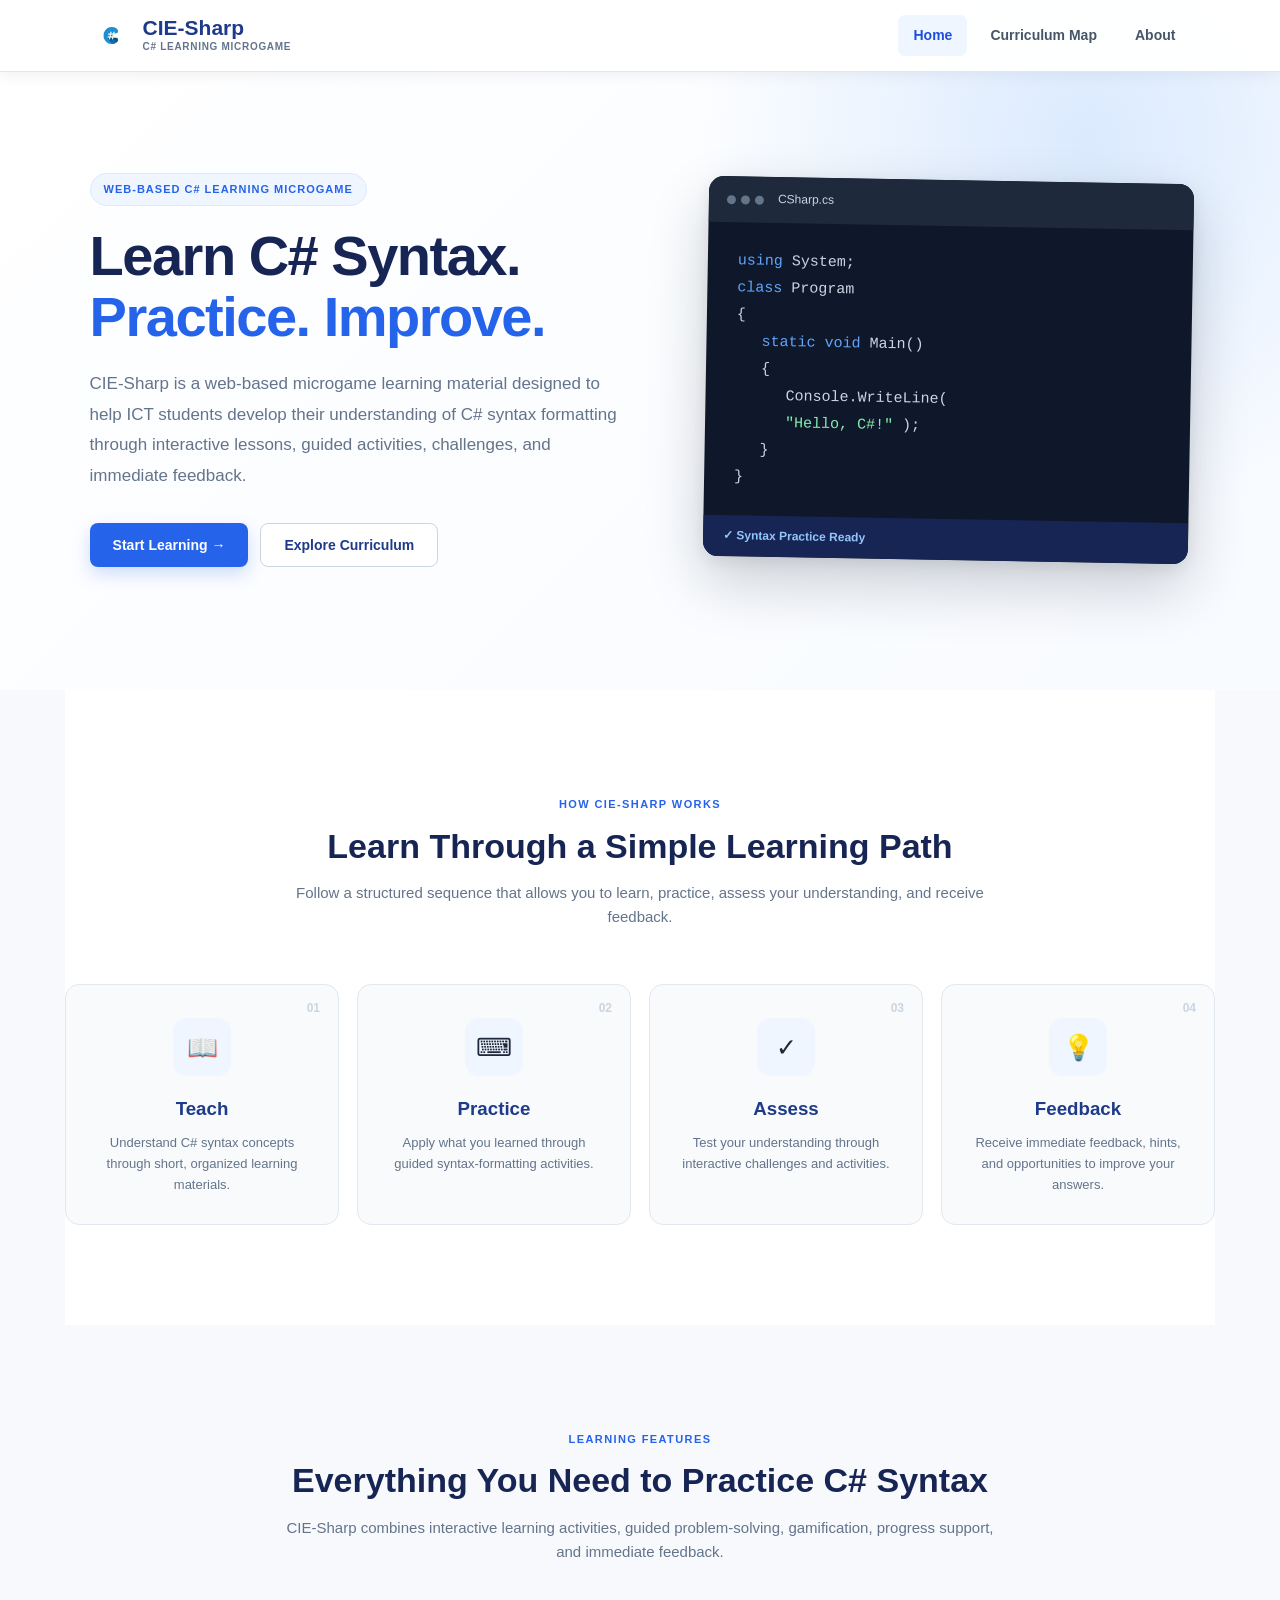
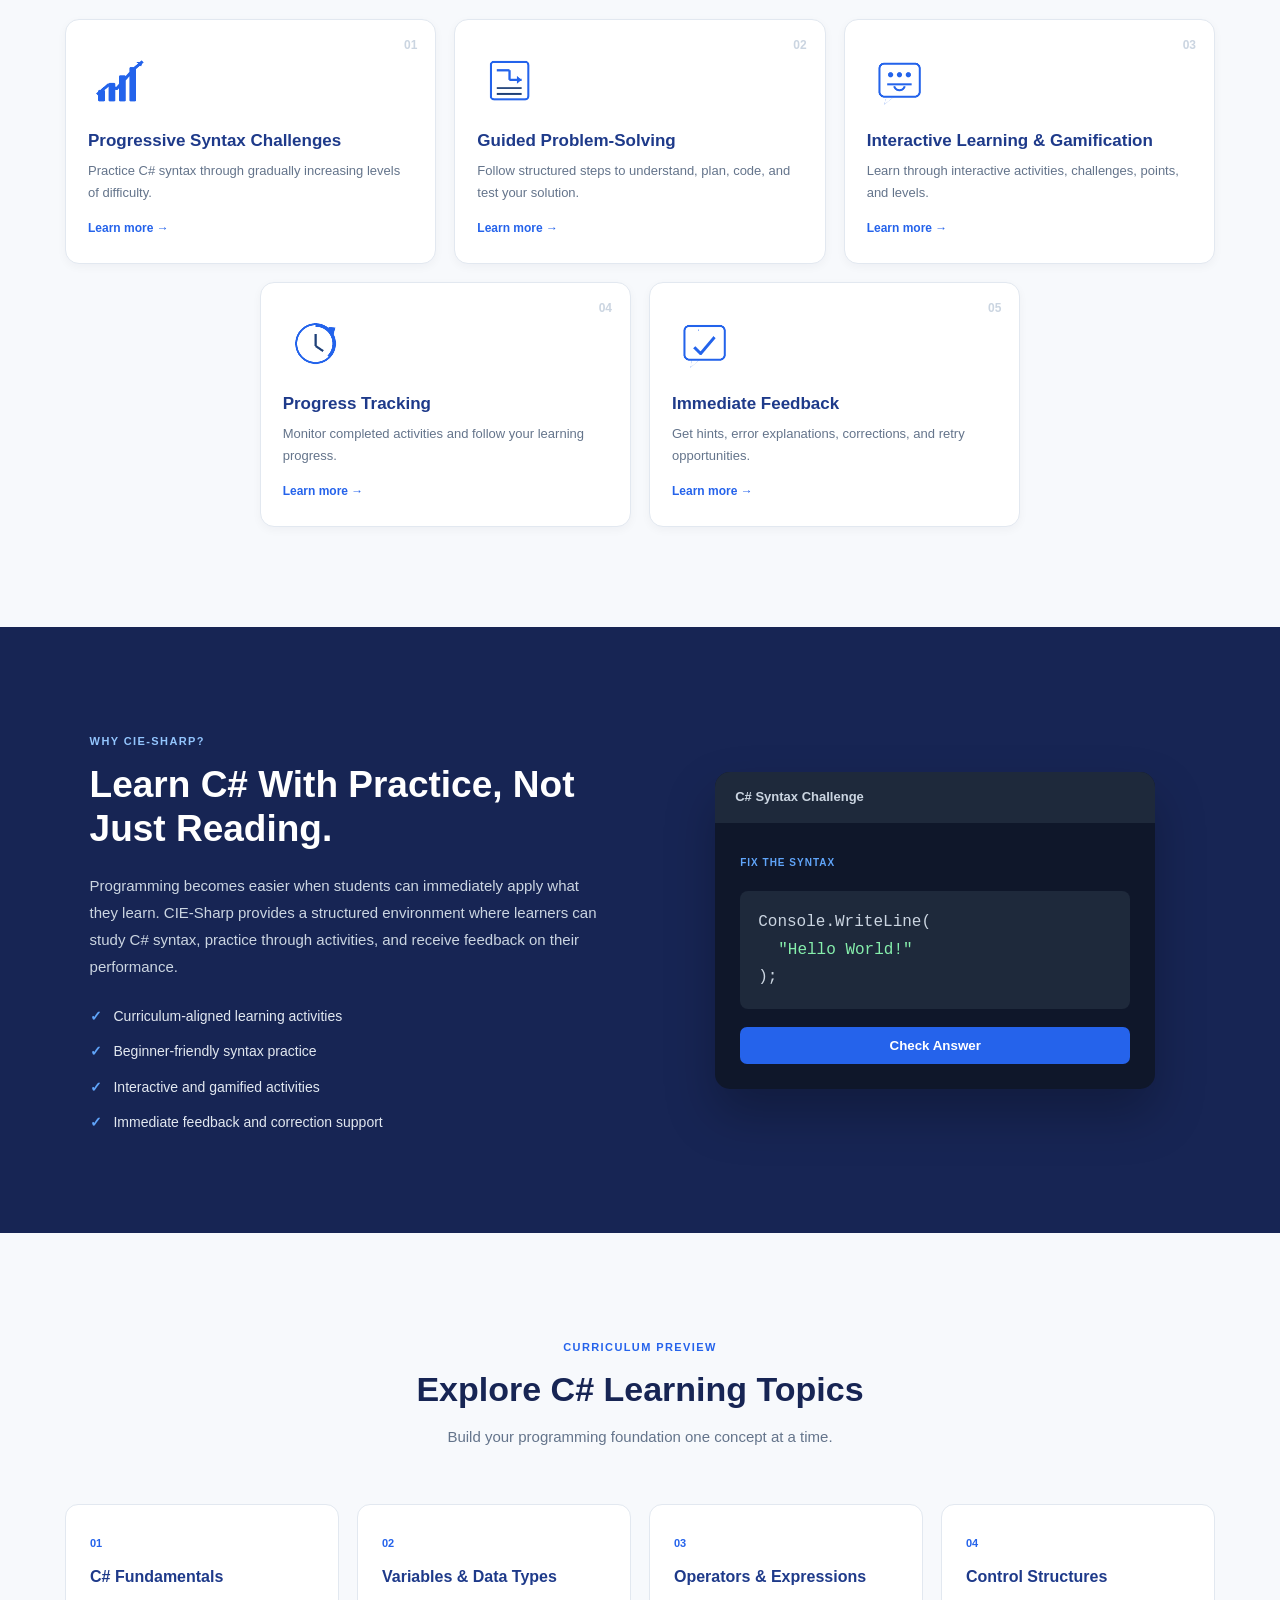
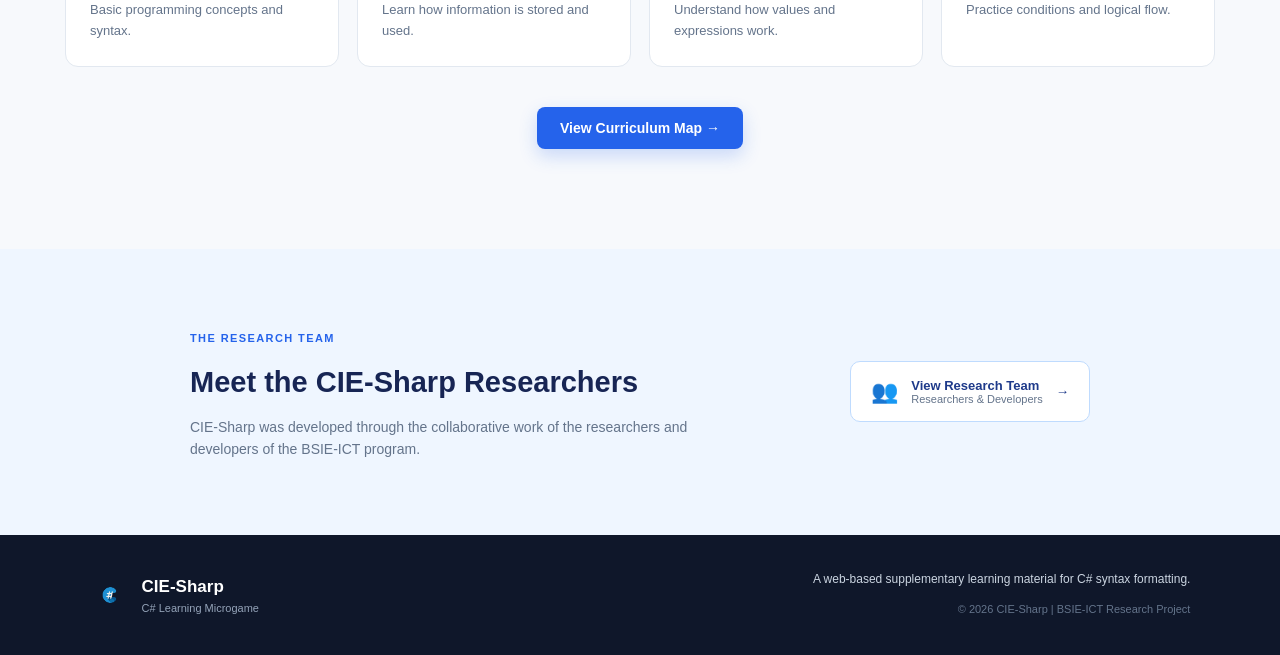
<file: index.html>
<!DOCTYPE html>
<html lang="en">
<head>

    <meta charset="UTF-8">
    <meta name="viewport" content="width=device-width, initial-scale=1.0">

    <title>CIE-Sharp | C# Learning Microgame</title>

    <link rel="stylesheet" href="css/style.css">

</head>

<body>

<!-- =========================
     HEADER
========================= -->

<header>

    <div class="logo">
        <img src="images/cie-sharp-logo.png" alt="CIE-Sharp Logo">

        <div class="logo-text">
            <h2>CIE-Sharp</h2>
            <span>C# Learning Microgame</span>
        </div>
    </div>

    <nav>
        <a href="index.html" class="active">Home</a>
        <a href="curriculum.html">Curriculum Map</a>
        <a href="about.html">About</a>
    </nav>

</header>


<!-- =========================
     HERO
========================= -->

<section class="hero">

    <div class="hero-content">

        <div class="hero-text">

            <span class="hero-label">
                WEB-BASED C# LEARNING MICROGAME
            </span>

            <h1>
                Learn C# Syntax.
                <span>Practice. Improve.</span>
            </h1>

            <p>
                CIE-Sharp is a web-based microgame learning material
                designed to help ICT students develop their understanding
                of C# syntax formatting through interactive lessons,
                guided activities, challenges, and immediate feedback.
            </p>

            <div class="hero-buttons">

                <button
                    onclick="location.href='Main Menu/lesson.html'"
                    class="btn primary-btn">
                    Start Learning →
                </button>

                <button
                    onclick="location.href='curriculum.html'"
                    class="btn secondary-btn">
                    Explore Curriculum
                </button>

            </div>

        </div>


        <!-- HERO CODE CARD -->

        <div class="hero-code">

            <div class="code-header">

                <div class="code-dots">
                    <span></span>
                    <span></span>
                    <span></span>
                </div>

                <span>CSharp.cs</span>

            </div>

            <div class="code-content">

                <p>
                    <span class="code-keyword">using</span>
                    System;
                </p>

                <p></p>

                <p>
                    <span class="code-keyword">class</span>
                    Program
                </p>

                <p>{</p>

                <p class="indent">
                    <span class="code-keyword">static void</span>
                    Main()
                </p>

                <p class="indent">{</p>

                <p class="indent-2">
                    Console.WriteLine(
                </p>

                <p class="indent-2">
                    <span class="code-string">
                        "Hello, C#!"
                    </span>);
                </p>

                <p class="indent">}</p>

                <p>}</p>

            </div>

            <div class="code-status">
                ✓ Syntax Practice Ready
            </div>

        </div>

    </div>

</section>


<!-- =========================
     LEARNING PATH
========================= -->

<section class="section learning-path">

    <div class="section-heading">

        <span class="section-label">
            HOW CIE-SHARP WORKS
        </span>

        <h2>
            Learn Through a Simple Learning Path
        </h2>

        <p>
            Follow a structured sequence that allows you to learn,
            practice, assess your understanding, and receive feedback.
        </p>

    </div>


    <div class="path-container">

        <!-- STEP 1 -->

        <div class="path-card">

            <div class="path-number">01</div>

            <div class="path-icon">📖</div>

            <h3>Teach</h3>

            <p>
                Understand C# syntax concepts through short,
                organized learning materials.
            </p>

        </div>


        <!-- STEP 2 -->

        <div class="path-card">

            <div class="path-number">02</div>

            <div class="path-icon">⌨</div>

            <h3>Practice</h3>

            <p>
                Apply what you learned through guided
                syntax-formatting activities.
            </p>

        </div>


        <!-- STEP 3 -->

        <div class="path-card">

            <div class="path-number">03</div>

            <div class="path-icon">✓</div>

            <h3>Assess</h3>

            <p>
                Test your understanding through interactive
                challenges and activities.
            </p>

        </div>


        <!-- STEP 4 -->

        <div class="path-card">

            <div class="path-number">04</div>

            <div class="path-icon">💡</div>

            <h3>Feedback</h3>

            <p>
                Receive immediate feedback, hints, and
                opportunities to improve your answers.
            </p>

        </div>

    </div>

</section>


<!-- =========================
     FEATURES
========================= -->

<section class="section features-section">

    <div class="section-heading">

        <span class="section-label">
            LEARNING FEATURES
        </span>

        <h2>
            Everything You Need to Practice C# Syntax
        </h2>

        <p>
            CIE-Sharp combines interactive learning activities,
            guided problem-solving, gamification, progress support,
            and immediate feedback.
        </p>

    </div>


    <div class="features-grid">


        <!-- FEATURE 1 -->

        <button
            class="feature-card"
            onclick="showInfo('progressive')">

            <img
                src="images/01_progressive_syntax(1).png"
                alt="Progressive Syntax Challenges"
                class="feature-icon">

            <div class="feature-number">01</div>

            <h3>
                Progressive Syntax Challenges
            </h3>

            <p>
                Practice C# syntax through gradually increasing
                levels of difficulty.
            </p>

            <span class="feature-link">
                Learn more →
            </span>

        </button>


        <!-- FEATURE 2 -->

        <button
            class="feature-card"
            onclick="showInfo('guided')">

            <img
                src="images/02_guided_problem_solving.png"
                alt="Guided Problem-Solving"
                class="feature-icon">

            <div class="feature-number">02</div>

            <h3>
                Guided Problem-Solving
            </h3>

            <p>
                Follow structured steps to understand,
                plan, code, and test your solution.
            </p>

            <span class="feature-link">
                Learn more →
            </span>

        </button>


        <!-- FEATURE 3 -->

        <button
            class="feature-card"
            onclick="showInfo('gamification')">

            <img
                src="images/03_interactive_learning_gamification.png"
                alt="Interactive Learning and Gamification"
                class="feature-icon">

            <div class="feature-number">03</div>

            <h3>
                Interactive Learning & Gamification
            </h3>

            <p>
                Learn through interactive activities,
                challenges, points, and levels.
            </p>

            <span class="feature-link">
                Learn more →
            </span>

        </button>


        <!-- FEATURE 4 -->

        <button
            class="feature-card"
            onclick="showInfo('progress')">

            <img
                src="images/04_progress_tracking_self_learning.png"
                alt="Progress Tracking"
                class="feature-icon">

            <div class="feature-number">04</div>

            <h3>
                Progress Tracking
            </h3>

            <p>
                Monitor completed activities and
                follow your learning progress.
            </p>

            <span class="feature-link">
                Learn more →
            </span>

        </button>


        <!-- FEATURE 5 -->

        <button
            class="feature-card"
            onclick="showInfo('feedback')">

            <img
                src="images/05_feedback_error_support.png"
                alt="Immediate Feedback"
                class="feature-icon">

            <div class="feature-number">05</div>

            <h3>
                Immediate Feedback
            </h3>

            <p>
                Get hints, error explanations,
                corrections, and retry opportunities.
            </p>

            <span class="feature-link">
                Learn more →
            </span>

        </button>

    </div>

</section>


<!-- =========================
     WHY CIE-SHARP
========================= -->

<section class="why-section">

    <div class="why-container">

        <div class="why-text">

            <span class="section-label">
                WHY CIE-SHARP?
            </span>

            <h2>
                Learn C# With Practice,
                Not Just Reading.
            </h2>

            <p>
                Programming becomes easier when students can
                immediately apply what they learn. CIE-Sharp
                provides a structured environment where learners
                can study C# syntax, practice through activities,
                and receive feedback on their performance.
            </p>

            <div class="check-list">

                <div>
                    <span>✓</span>
                    Curriculum-aligned learning activities
                </div>

                <div>
                    <span>✓</span>
                    Beginner-friendly syntax practice
                </div>

                <div>
                    <span>✓</span>
                    Interactive and gamified activities
                </div>

                <div>
                    <span>✓</span>
                    Immediate feedback and correction support
                </div>

            </div>

        </div>


        <div class="why-card">

            <div class="mini-window">

                <div class="mini-header">
                    C# Syntax Challenge
                </div>

                <div class="mini-body">

                    <span class="mini-label">
                        FIX THE SYNTAX
                    </span>

                    <div class="mini-code">
                        Console.WriteLine<span>(</span><br>
                        <span class="mini-indent">
                            "Hello World!"
                        </span><br>
                        <span>);</span>
                    </div>

                    <button>
                        Check Answer
                    </button>

                </div>

            </div>

        </div>

    </div>

</section>


<!-- =========================
     LEARNING TOPICS
========================= -->

<section class="section topics-section">

    <div class="section-heading">

        <span class="section-label">
            CURRICULUM PREVIEW
        </span>

        <h2>
            Explore C# Learning Topics
        </h2>

        <p>
            Build your programming foundation one concept at a time.
        </p>

    </div>


    <div class="topics-grid">

        <div class="topic-card">
            <span>01</span>
            <h3>C# Fundamentals</h3>
            <p>
                Basic programming concepts and syntax.
            </p>
        </div>

        <div class="topic-card">
            <span>02</span>
            <h3>Variables & Data Types</h3>
            <p>
                Learn how information is stored and used.
            </p>
        </div>

        <div class="topic-card">
            <span>03</span>
            <h3>Operators & Expressions</h3>
            <p>
                Understand how values and expressions work.
            </p>
        </div>

        <div class="topic-card">
            <span>04</span>
            <h3>Control Structures</h3>
            <p>
                Practice conditions and logical flow.
            </p>
        </div>

    </div>


    <button
        onclick="location.href='curriculum.html'"
        class="btn primary-btn topic-button">

        View Curriculum Map →

    </button>

</section>


<!-- =========================
     FEATURE INFORMATION BOX
========================= -->

<div id="featureBox" class="info-box">

    <div class="info-content">

        <button
            class="close-btn"
            onclick="closeInfo()">
            ×
        </button>

        <h2 id="infoTitle"></h2>

        <p id="infoText"></p>

    </div>

</div>


<!-- =========================
     RESEARCHERS
========================= -->

<section class="researcher-section">

    <div class="researcher-wrapper">

        <div class="researcher-heading">

            <span class="section-label">
                THE RESEARCH TEAM
            </span>

            <h2>
                Meet the CIE-Sharp Researchers
            </h2>

            <p>
                CIE-Sharp was developed through the collaborative
                work of the researchers and developers of the
                BSIE-ICT program.
            </p>

        </div>


        <button
            class="researcher-button"
            onclick="showResearchers()">

            <span class="researcher-button-icon">
                👥
            </span>

            <span>
                <strong>View Research Team</strong>
                <small>
                    Researchers & Developers
                </small>
            </span>

            <span>→</span>

        </button>

    </div>

</section>


<!-- =========================
     RESEARCHER MODAL
========================= -->

<div id="researcherBox" class="info-box">

    <div class="researcher-content">

        <button
            class="close-btn"
            onclick="closeResearchers()">
            ×
        </button>


        <h2 class="researcher-title">
            Meet the CIE-Sharp Research Team
        </h2>


        <div class="researcher-profile">

            <div class="researcher-image">

                <img
                    id="researcherImage"
                    src="images/marciales.jpg"
                    alt="Researcher">

            </div>


            <div class="researcher-info">

                <h2 id="researcherName">
                    Marciales, Raynan A.
                </h2>

                <h3 id="researcherRole">
                    Main Developer
                </h3>

                <p id="researcherDescription">
                    Responsible for the development and implementation
                    of the CIE-Sharp web-based microgame learning material.
                </p>

            </div>

        </div>


        <div class="researcher-navigation">

            <button
                id="prevResearcher"
                onclick="previousResearcher()"
                disabled>

                ← Previous

            </button>


            <span id="researcherNumberBottom">
                1 / 5
            </span>


            <button
                id="nextResearcher"
                onclick="nextResearcher()">

                Next →

            </button>

        </div>


        <div class="researcher-school">

            <p>
                BSIE-ICT | College of Industrial Education<br>
                Technological University of the Philippines – Manila
            </p>

        </div>


        <div
            id="researchTeamSummary"
            class="research-team-summary">

            <h2>
                CIE-Sharp Research Team
            </h2>

            <p>
                The CIE-Sharp research team consists of the
                researchers and developers who contributed to the
                development of the web-based microgame learning
                material for ICT students.
            </p>


            <div class="researcher-list">

                <p>Domingo, Noe D.</p>

                <p>Gidayawan, Joses D.</p>

                <p>
                    Inquig, Precious Gold B. –
                    Research Leader
                </p>

                <p>
                    Marciales, Raynan A. –
                    Main Developer
                </p>

                <p>Sorinio, Bea A.</p>

            </div>


            <button
                class="exit-researcher-btn"
                onclick="closeResearchers()">

                Close

            </button>

        </div>

    </div>

</div>


<!-- =========================
     FOOTER
========================= -->

<footer>

    <div class="footer-content">

        <div class="footer-brand">

            <img
                src="images/cie-sharp-logo.png"
                alt="CIE-Sharp Logo">

            <div>
                <strong>CIE-Sharp</strong>

                <p>
                    C# Learning Microgame
                </p>
            </div>

        </div>


        <div class="footer-text">

            <p>
                A web-based supplementary learning material
                for C# syntax formatting.
            </p>

            <span>
                © 2026 CIE-Sharp | BSIE-ICT Research Project
            </span>

        </div>

    </div>

</footer>


<script src="js/script.js"></script>

</body>


</html>
</file>
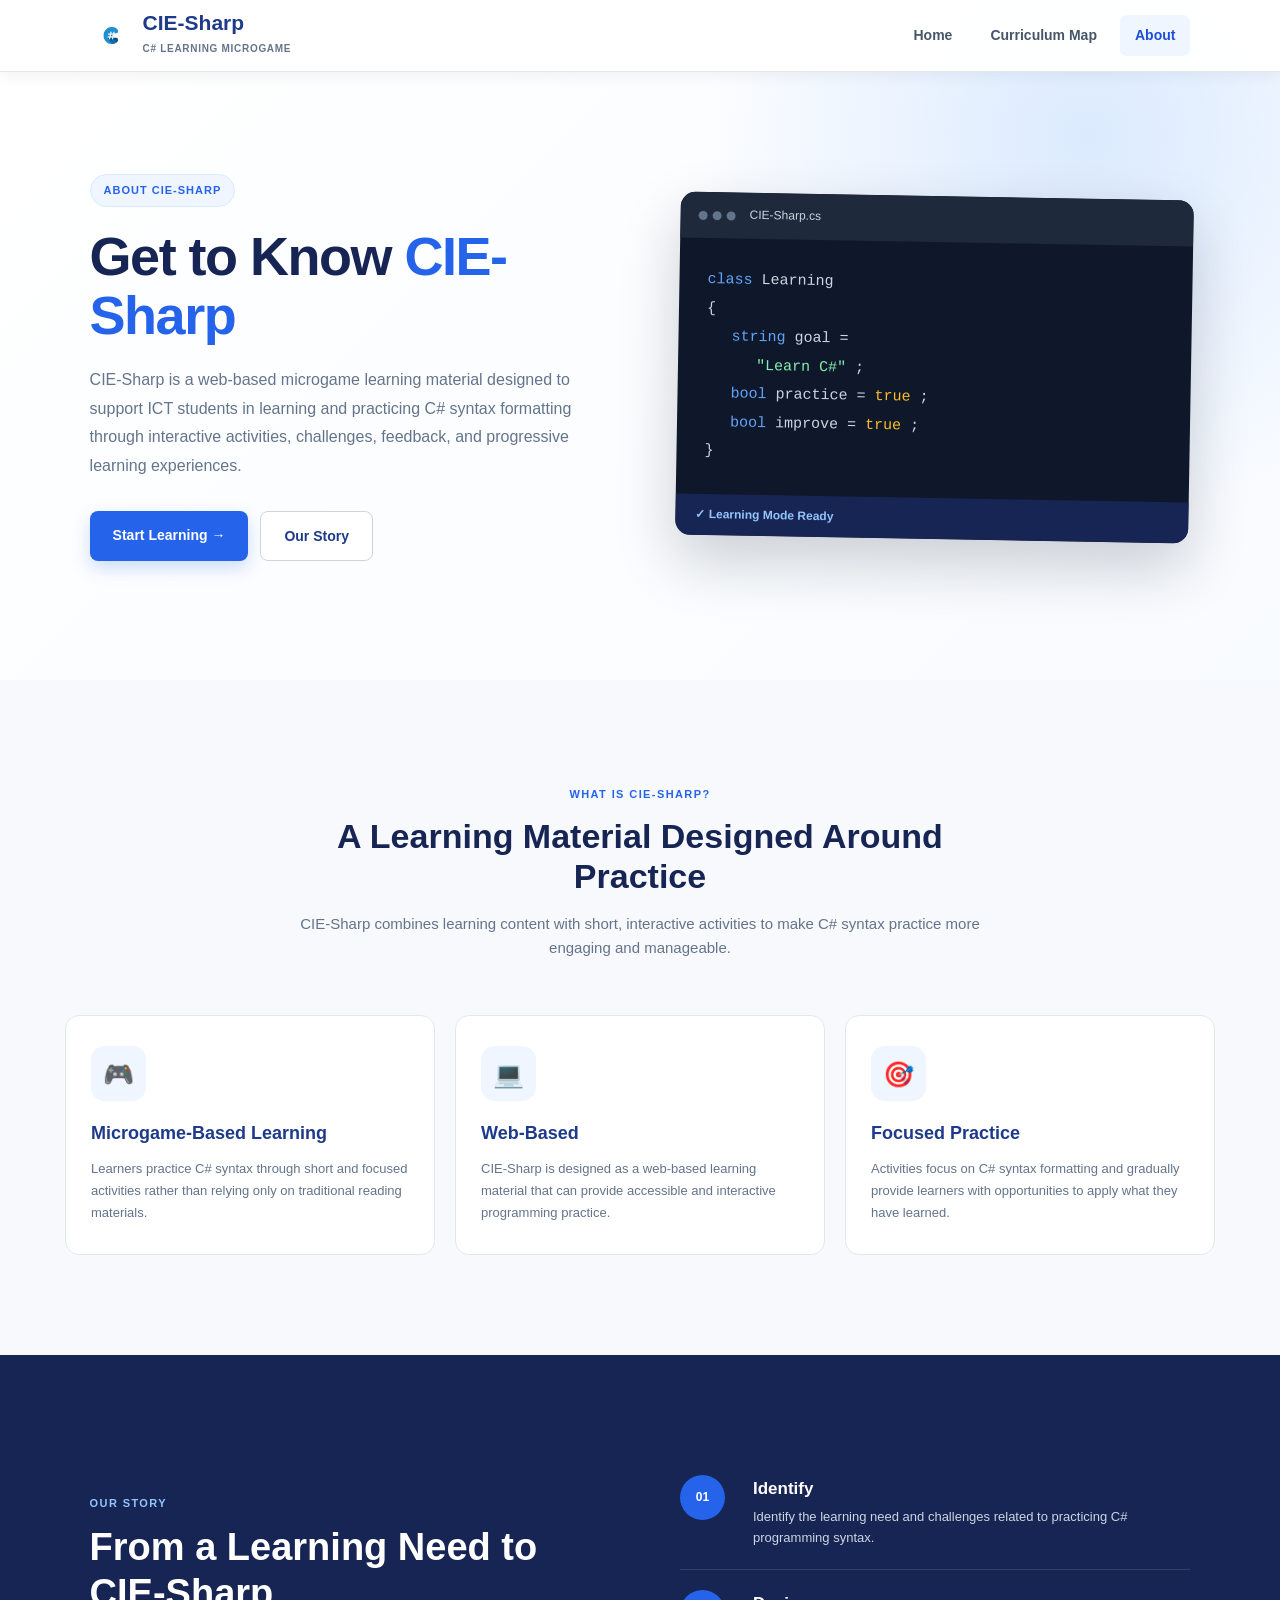
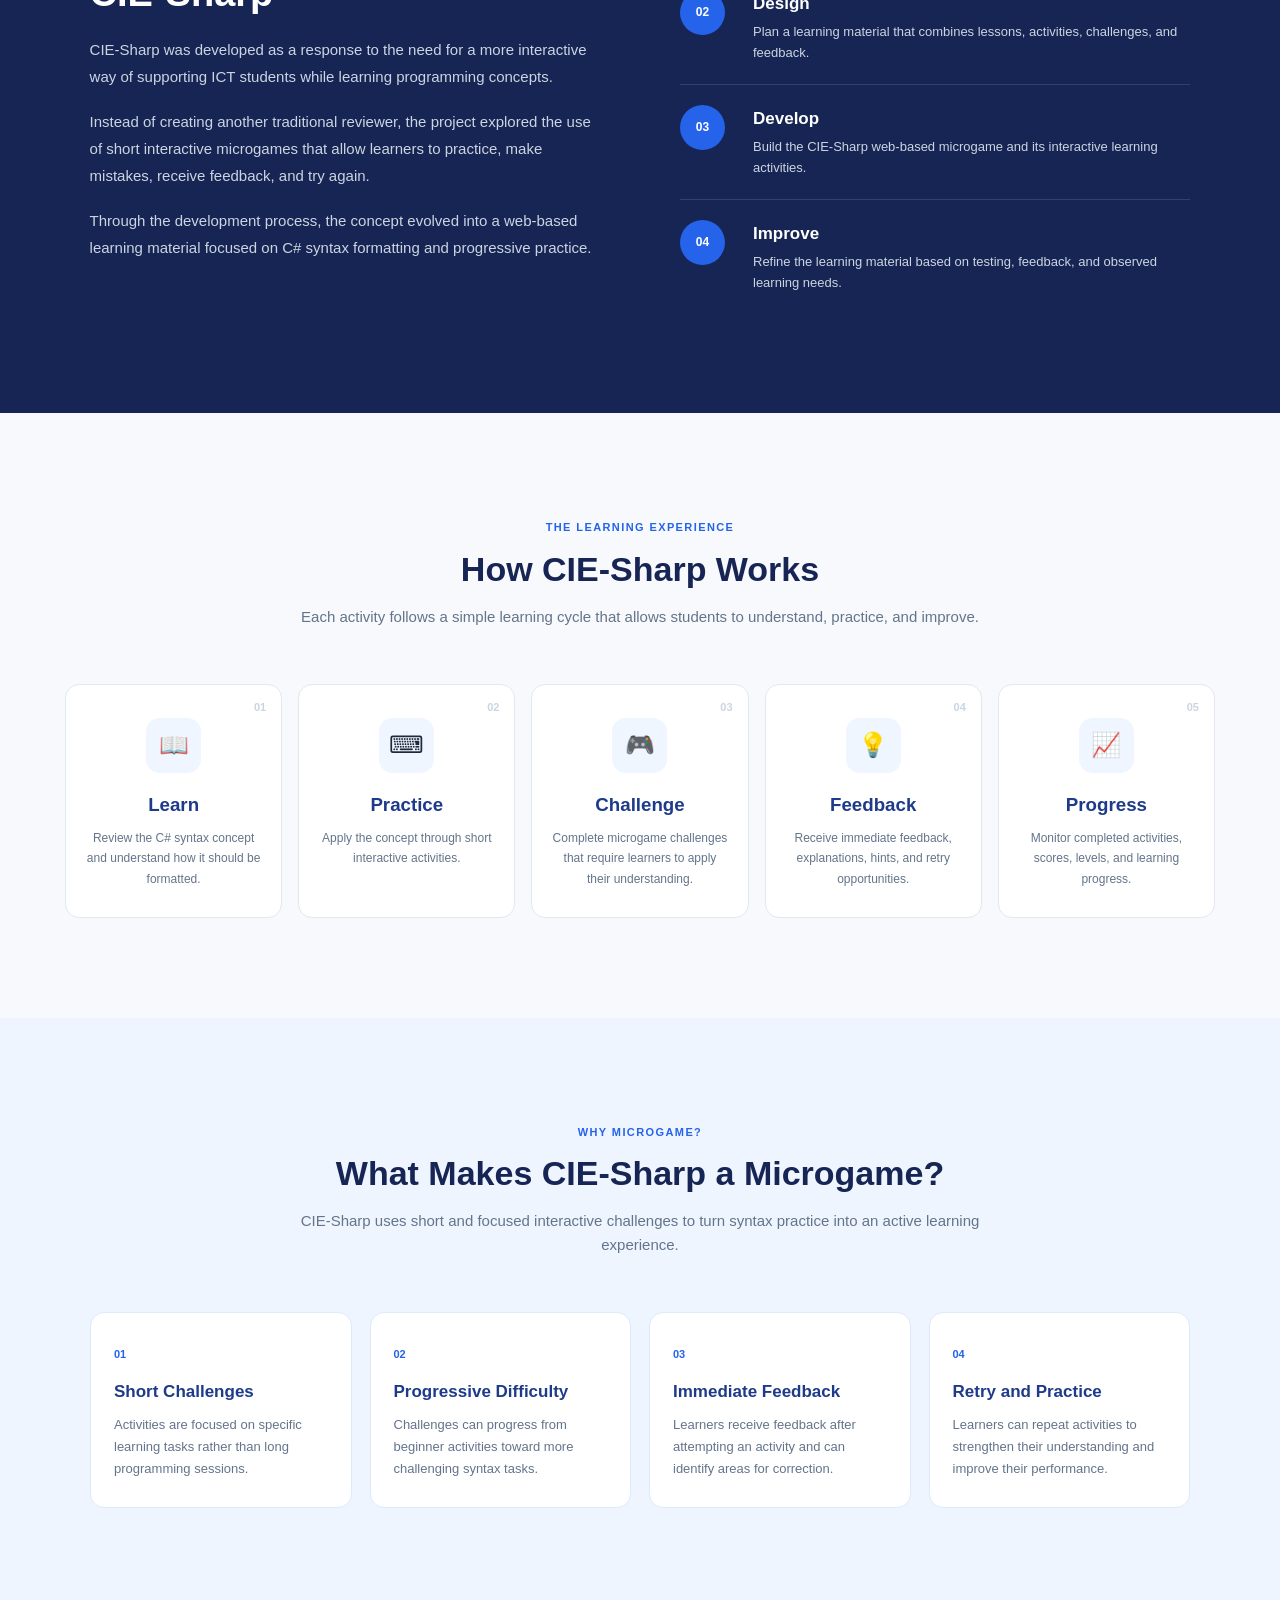
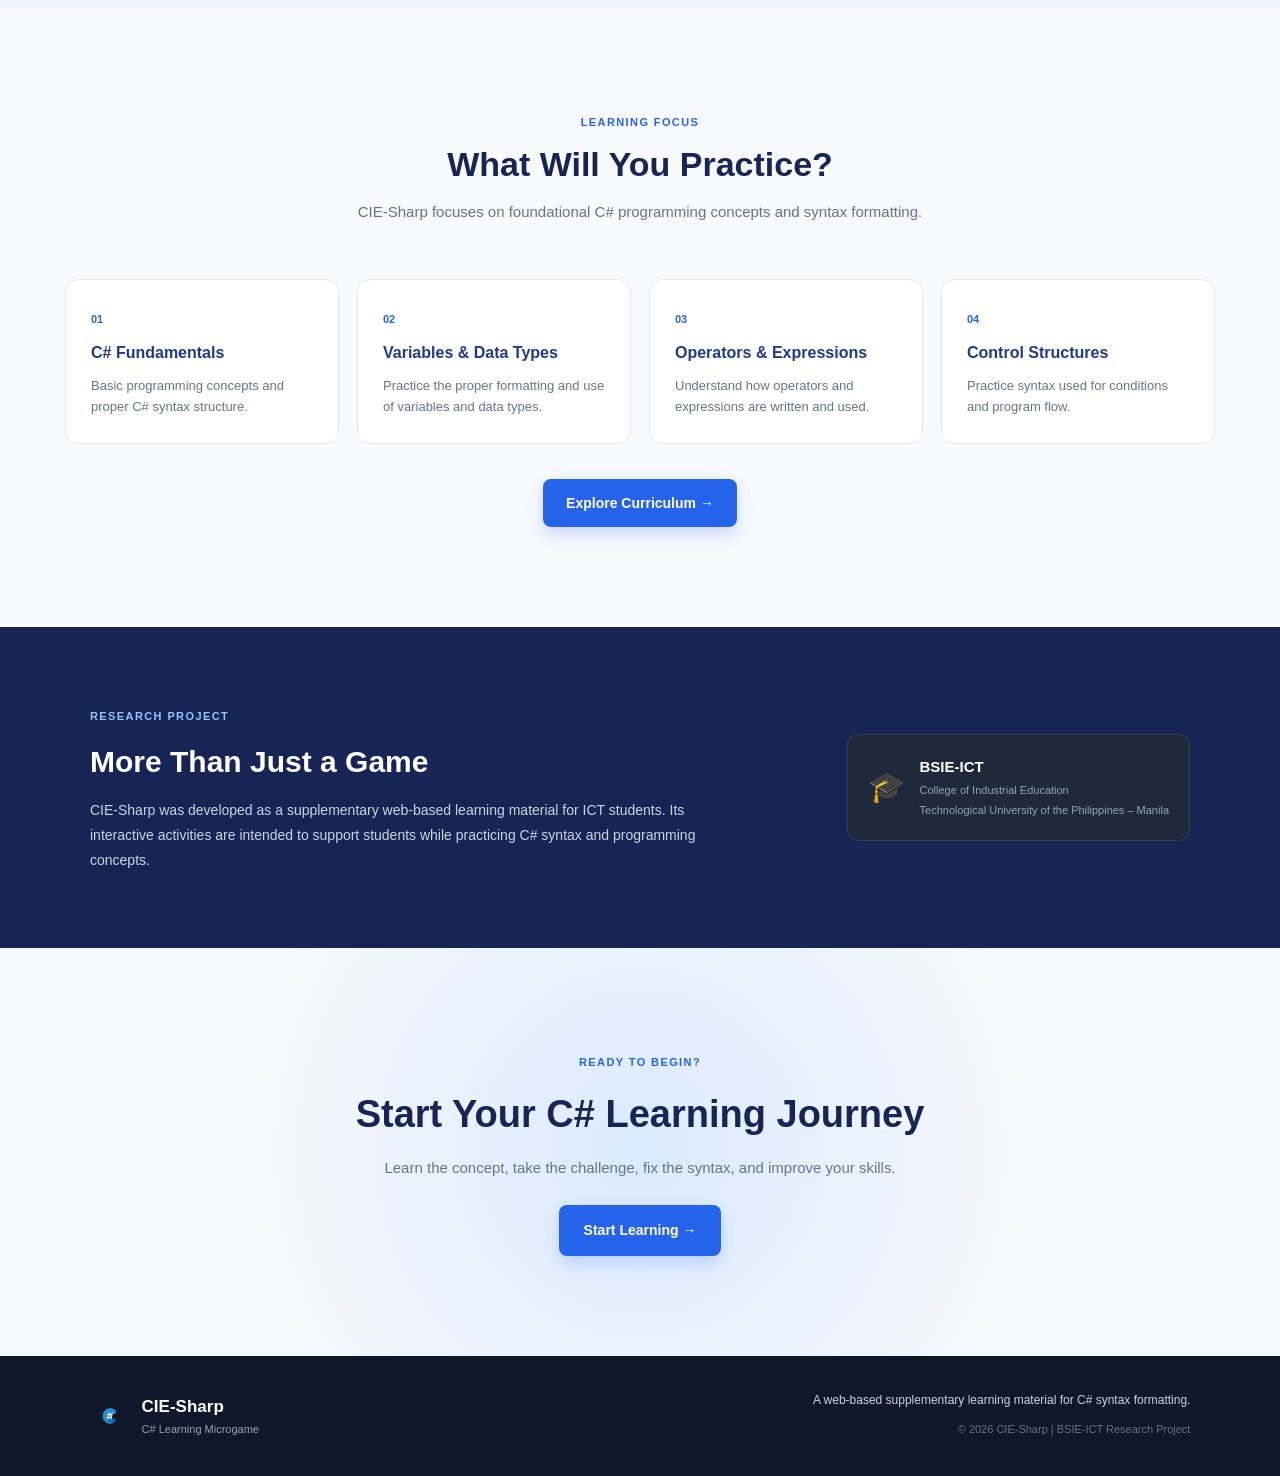
<file: about.html>
<!DOCTYPE html>
<html lang="en">

<head>

    <meta charset="UTF-8">
    <meta name="viewport" content="width=device-width, initial-scale=1.0">

    <title>About CIE-Sharp | C# Learning Microgame</title>

    <link rel="stylesheet" href="css/about.css">

</head>

<body>


<!-- =========================
     HEADER
========================= -->

<header class="about-header">

    <div class="about-brand">

        <img
            src="images/cie-sharp-logo.png"
            alt="CIE-Sharp Logo"
        >

        <div>

            <h2>CIE-Sharp</h2>

            <span>
                C# Learning Microgame
            </span>

        </div>

    </div>


    <nav>

        <a href="index.html">
            Home
        </a>

        <a href="curriculum.html">
            Curriculum Map
        </a>

        <a href="about.html" class="active">
            About
        </a>

    </nav>

</header>



<!-- =========================
     HERO
========================= -->

<section class="about-hero">

    <div class="about-hero-content">


        <div class="about-hero-text">

            <span class="hero-label">
                ABOUT CIE-SHARP
            </span>

            <h1>
                Get to Know
                <span>CIE-Sharp</span>
            </h1>

            <p>
                CIE-Sharp is a web-based microgame learning material
                designed to support ICT students in learning and
                practicing C# syntax formatting through interactive
                activities, challenges, feedback, and progressive
                learning experiences.
            </p>

            <div class="hero-actions">

                <a
                    href="lesson.html"
                    class="about-btn primary">
                    Start Learning →
                </a>

                <a
                    href="#our-story"
                    class="about-btn secondary">
                    Our Story
                </a>

            </div>

        </div>


        <!-- CODE VISUAL -->

        <div class="about-code-window">

            <div class="code-top">

                <div class="code-dots">

                    <span></span>
                    <span></span>
                    <span></span>

                </div>

                <span>
                    CIE-Sharp.cs
                </span>

            </div>


            <div class="code-body">

                <p>
                    <span class="keyword">
                        class
                    </span>
                    Learning
                </p>

                <p>{</p>

                <p class="indent">

                    <span class="keyword">
                        string
                    </span>

                    goal =

                </p>

                <p class="indent-2">

                    <span class="string">
                        "Learn C#"
                    </span>;

                </p>

                <p class="indent">

                    <span class="keyword">
                        bool
                    </span>

                    practice =

                    <span class="value">
                        true
                    </span>;

                </p>

                <p class="indent">

                    <span class="keyword">
                        bool
                    </span>

                    improve =

                    <span class="value">
                        true
                    </span>;

                </p>

                <p>}</p>

            </div>


            <div class="code-status">

                ✓ Learning Mode Ready

            </div>

        </div>

    </div>

</section>



<!-- =========================
     WHAT IS CIE-SHARP
========================= -->

<section class="about-section">

    <div class="section-heading">

        <span class="section-label">
            WHAT IS CIE-SHARP?
        </span>

        <h2>
            A Learning Material Designed Around Practice
        </h2>

        <p>
            CIE-Sharp combines learning content with short,
            interactive activities to make C# syntax practice
            more engaging and manageable.
        </p>

    </div>


    <div class="about-intro-grid">


        <div class="intro-card">

            <div class="intro-icon">
                🎮
            </div>

            <h3>
                Microgame-Based Learning
            </h3>

            <p>
                Learners practice C# syntax through short
                and focused activities rather than relying
                only on traditional reading materials.
            </p>

        </div>


        <div class="intro-card">

            <div class="intro-icon">
                💻
            </div>

            <h3>
                Web-Based
            </h3>

            <p>
                CIE-Sharp is designed as a web-based learning
                material that can provide accessible and
                interactive programming practice.
            </p>

        </div>


        <div class="intro-card">

            <div class="intro-icon">
                🎯
            </div>

            <h3>
                Focused Practice
            </h3>

            <p>
                Activities focus on C# syntax formatting and
                gradually provide learners with opportunities
                to apply what they have learned.
            </p>

        </div>

    </div>

</section>



<!-- =========================
     OUR STORY
========================= -->

<section
    class="story-section"
    id="our-story"
>

    <div class="story-container">


        <div class="story-text">

            <span class="section-label">
                OUR STORY
            </span>

            <h2>
                From a Learning Need
                to CIE-Sharp
            </h2>

            <p>
                CIE-Sharp was developed as a response to the need
                for a more interactive way of supporting ICT
                students while learning programming concepts.
            </p>

            <p>
                Instead of creating another traditional reviewer,
                the project explored the use of short interactive
                microgames that allow learners to practice,
                make mistakes, receive feedback, and try again.
            </p>

            <p>
                Through the development process, the concept
                evolved into a web-based learning material focused
                on C# syntax formatting and progressive practice.
            </p>

        </div>


        <div class="story-timeline">


            <div class="timeline-item">

                <div class="timeline-number">
                    01
                </div>

                <div>

                    <h3>
                        Identify
                    </h3>

                    <p>
                        Identify the learning need and challenges
                        related to practicing C# programming syntax.
                    </p>

                </div>

            </div>


            <div class="timeline-item">

                <div class="timeline-number">
                    02
                </div>

                <div>

                    <h3>
                        Design
                    </h3>

                    <p>
                        Plan a learning material that combines
                        lessons, activities, challenges, and
                        feedback.
                    </p>

                </div>

            </div>


            <div class="timeline-item">

                <div class="timeline-number">
                    03
                </div>

                <div>

                    <h3>
                        Develop
                    </h3>

                    <p>
                        Build the CIE-Sharp web-based microgame
                        and its interactive learning activities.
                    </p>

                </div>

            </div>


            <div class="timeline-item">

                <div class="timeline-number">
                    04
                </div>

                <div>

                    <h3>
                        Improve
                    </h3>

                    <p>
                        Refine the learning material based on
                        testing, feedback, and observed learning
                        needs.
                    </p>

                </div>

            </div>

        </div>

    </div>

</section>



<!-- =========================
     HOW IT WORKS
========================= -->

<section class="about-section workflow-section">

    <div class="section-heading">

        <span class="section-label">
            THE LEARNING EXPERIENCE
        </span>

        <h2>
            How CIE-Sharp Works
        </h2>

        <p>
            Each activity follows a simple learning cycle that
            allows students to understand, practice, and improve.
        </p>

    </div>


    <div class="workflow-grid">


        <div class="workflow-card">

            <span class="workflow-number">
                01
            </span>

            <div class="workflow-icon">
                📖
            </div>

            <h3>
                Learn
            </h3>

            <p>
                Review the C# syntax concept and understand
                how it should be formatted.
            </p>

        </div>


        <div class="workflow-card">

            <span class="workflow-number">
                02
            </span>

            <div class="workflow-icon">
                ⌨
            </div>

            <h3>
                Practice
            </h3>

            <p>
                Apply the concept through short interactive
                activities.
            </p>

        </div>


        <div class="workflow-card">

            <span class="workflow-number">
                03
            </span>

            <div class="workflow-icon">
                🎮
            </div>

            <h3>
                Challenge
            </h3>

            <p>
                Complete microgame challenges that require
                learners to apply their understanding.
            </p>

        </div>


        <div class="workflow-card">

            <span class="workflow-number">
                04
            </span>

            <div class="workflow-icon">
                💡
            </div>

            <h3>
                Feedback
            </h3>

            <p>
                Receive immediate feedback, explanations,
                hints, and retry opportunities.
            </p>

        </div>


        <div class="workflow-card">

            <span class="workflow-number">
                05
            </span>

            <div class="workflow-icon">
                📈
            </div>

            <h3>
                Progress
            </h3>

            <p>
                Monitor completed activities, scores,
                levels, and learning progress.
            </p>

        </div>

    </div>

</section>



<!-- =========================
     MICROGAME FEATURES
========================= -->

<section class="microgame-section">

    <div class="section-heading">

        <span class="section-label">
            WHY MICROGAME?
        </span>

        <h2>
            What Makes CIE-Sharp a Microgame?
        </h2>

        <p>
            CIE-Sharp uses short and focused interactive
            challenges to turn syntax practice into an
            active learning experience.
        </p>

    </div>


    <div class="microgame-grid">


        <div class="microgame-card">

            <span>
                01
            </span>

            <h3>
                Short Challenges
            </h3>

            <p>
                Activities are focused on specific learning
                tasks rather than long programming sessions.
            </p>

        </div>


        <div class="microgame-card">

            <span>
                02
            </span>

            <h3>
                Progressive Difficulty
            </h3>

            <p>
                Challenges can progress from beginner activities
                toward more challenging syntax tasks.
            </p>

        </div>


        <div class="microgame-card">

            <span>
                03
            </span>

            <h3>
                Immediate Feedback
            </h3>

            <p>
                Learners receive feedback after attempting
                an activity and can identify areas for correction.
            </p>

        </div>


        <div class="microgame-card">

            <span>
                04
            </span>

            <h3>
                Retry and Practice
            </h3>

            <p>
                Learners can repeat activities to strengthen
                their understanding and improve their performance.
            </p>

        </div>

    </div>

</section>



<!-- =========================
     LEARNING FOCUS
========================= -->

<section class="about-section">

    <div class="section-heading">

        <span class="section-label">
            LEARNING FOCUS
        </span>

        <h2>
            What Will You Practice?
        </h2>

        <p>
            CIE-Sharp focuses on foundational C# programming
            concepts and syntax formatting.
        </p>

    </div>


    <div class="topics-grid">


        <div class="topic-card">

            <span>
                01
            </span>

            <h3>
                C# Fundamentals
            </h3>

            <p>
                Basic programming concepts and proper
                C# syntax structure.
            </p>

        </div>


        <div class="topic-card">

            <span>
                02
            </span>

            <h3>
                Variables & Data Types
            </h3>

            <p>
                Practice the proper formatting and use
                of variables and data types.
            </p>

        </div>


        <div class="topic-card">

            <span>
                03
            </span>

            <h3>
                Operators & Expressions
            </h3>

            <p>
                Understand how operators and expressions
                are written and used.
            </p>

        </div>


        <div class="topic-card">

            <span>
                04
            </span>

            <h3>
                Control Structures
            </h3>

            <p>
                Practice syntax used for conditions
                and program flow.
            </p>

        </div>

    </div>


    <div class="center-button">

        <a
            href="curriculum.html"
            class="about-btn primary">

            Explore Curriculum →

        </a>

    </div>

</section>



<!-- =========================
     RESEARCH PURPOSE
========================= -->

<section class="research-section">

    <div class="research-container">

        <div>

            <span class="section-label">
                RESEARCH PROJECT
            </span>

            <h2>
                More Than Just a Game
            </h2>

            <p>
                CIE-Sharp was developed as a supplementary
                web-based learning material for ICT students.
                Its interactive activities are intended to
                support students while practicing C# syntax
                and programming concepts.
            </p>

        </div>


        <div class="research-box">

            <div class="research-icon">
                🎓
            </div>

            <div>

                <strong>
                    BSIE-ICT
                </strong>

                <span>
                    College of Industrial Education
                </span>

                <span>
                    Technological University of the
                    Philippines – Manila
                </span>

            </div>

        </div>

    </div>

</section>



<!-- =========================
     CALL TO ACTION
========================= -->

<section class="about-cta">

    <span class="section-label">
        READY TO BEGIN?
    </span>

    <h2>
        Start Your C# Learning Journey
    </h2>

    <p>
        Learn the concept, take the challenge,
        fix the syntax, and improve your skills.
    </p>

    <a
        href="Main Menu/lesson.html"
        class="cta-button">

        Start Learning →

    </a>

</section>



<!-- =========================
     FOOTER
========================= -->

<footer>

    <div class="footer-content">

        <div class="footer-brand">

            <img
                src="images/cie-sharp-logo.png"
                alt="CIE-Sharp Logo"
            >

            <div>

                <strong>
                    CIE-Sharp
                </strong>

                <p>
                    C# Learning Microgame
                </p>

            </div>

        </div>


        <div class="footer-text">

            <p>
                A web-based supplementary learning material
                for C# syntax formatting.
            </p>

            <span>
                © 2026 CIE-Sharp | BSIE-ICT Research Project
            </span>

        </div>

    </div>

</footer>


</body>

</html>
</file>
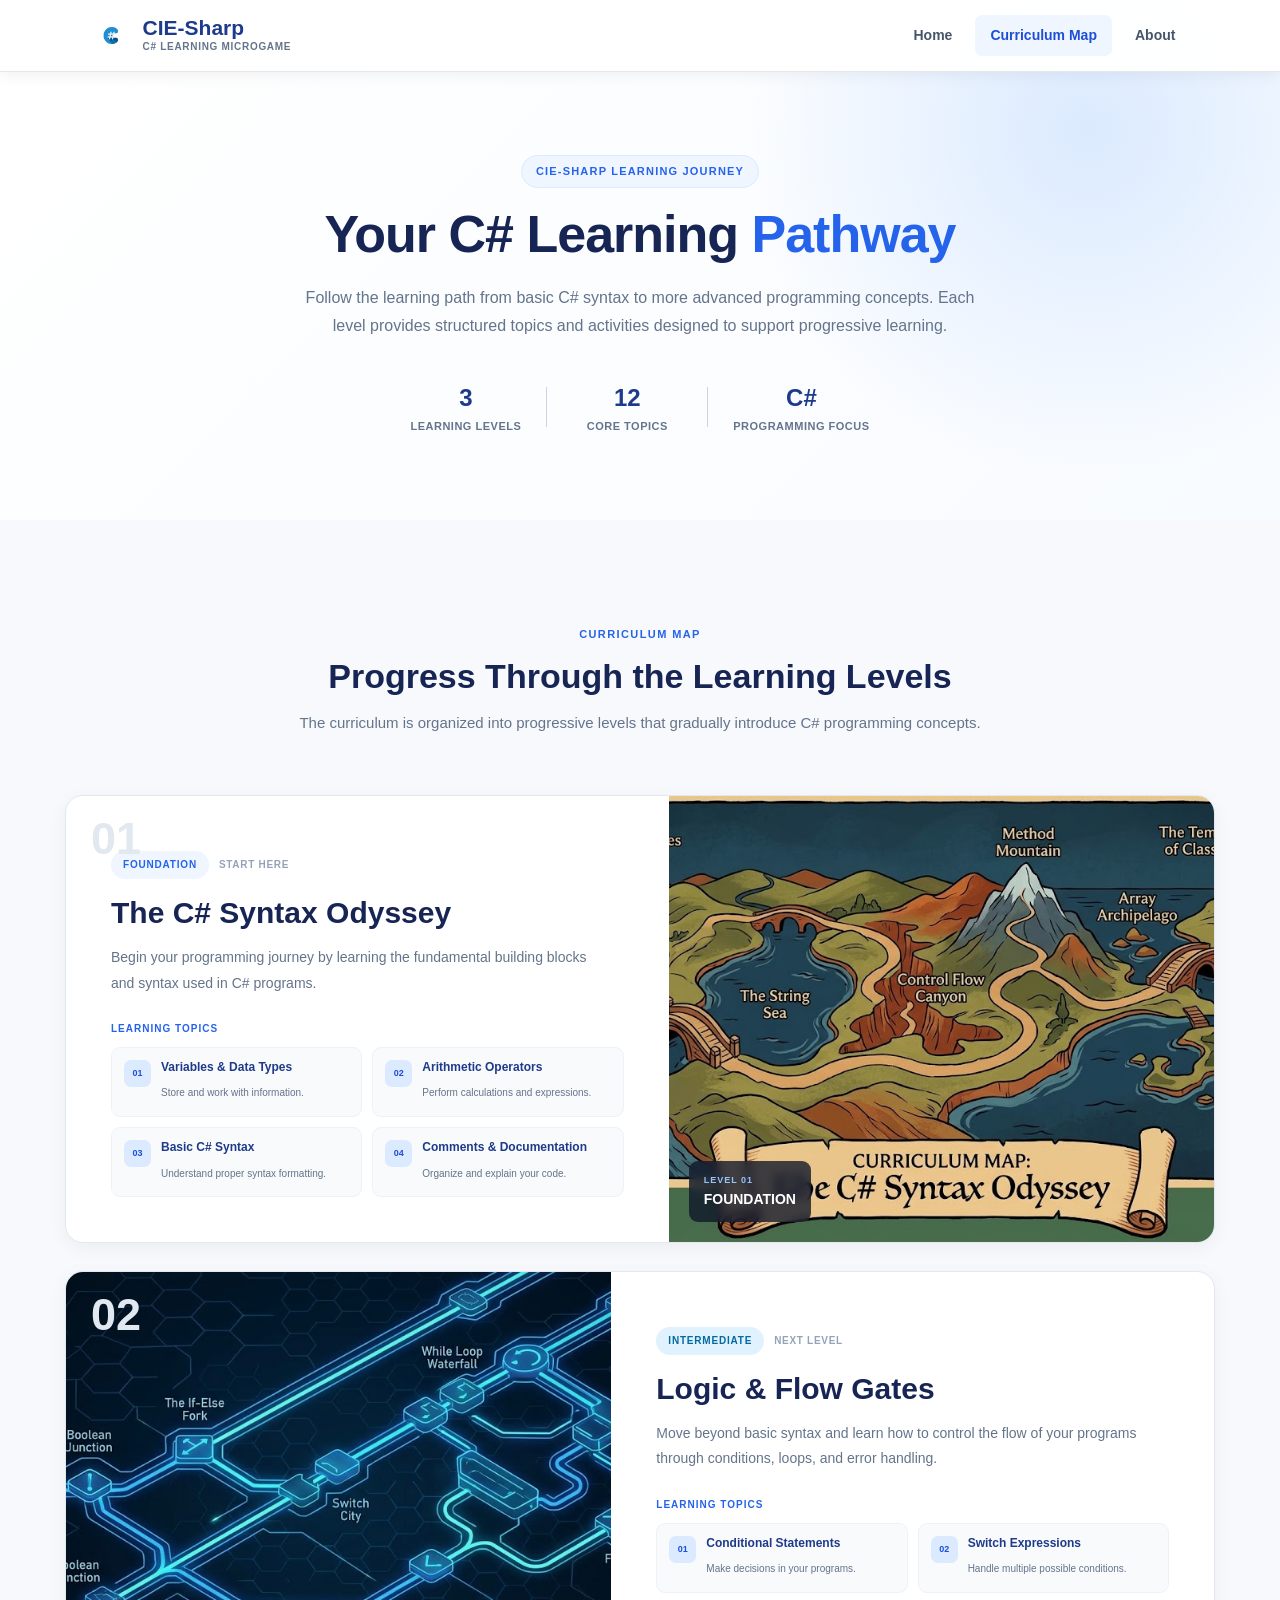
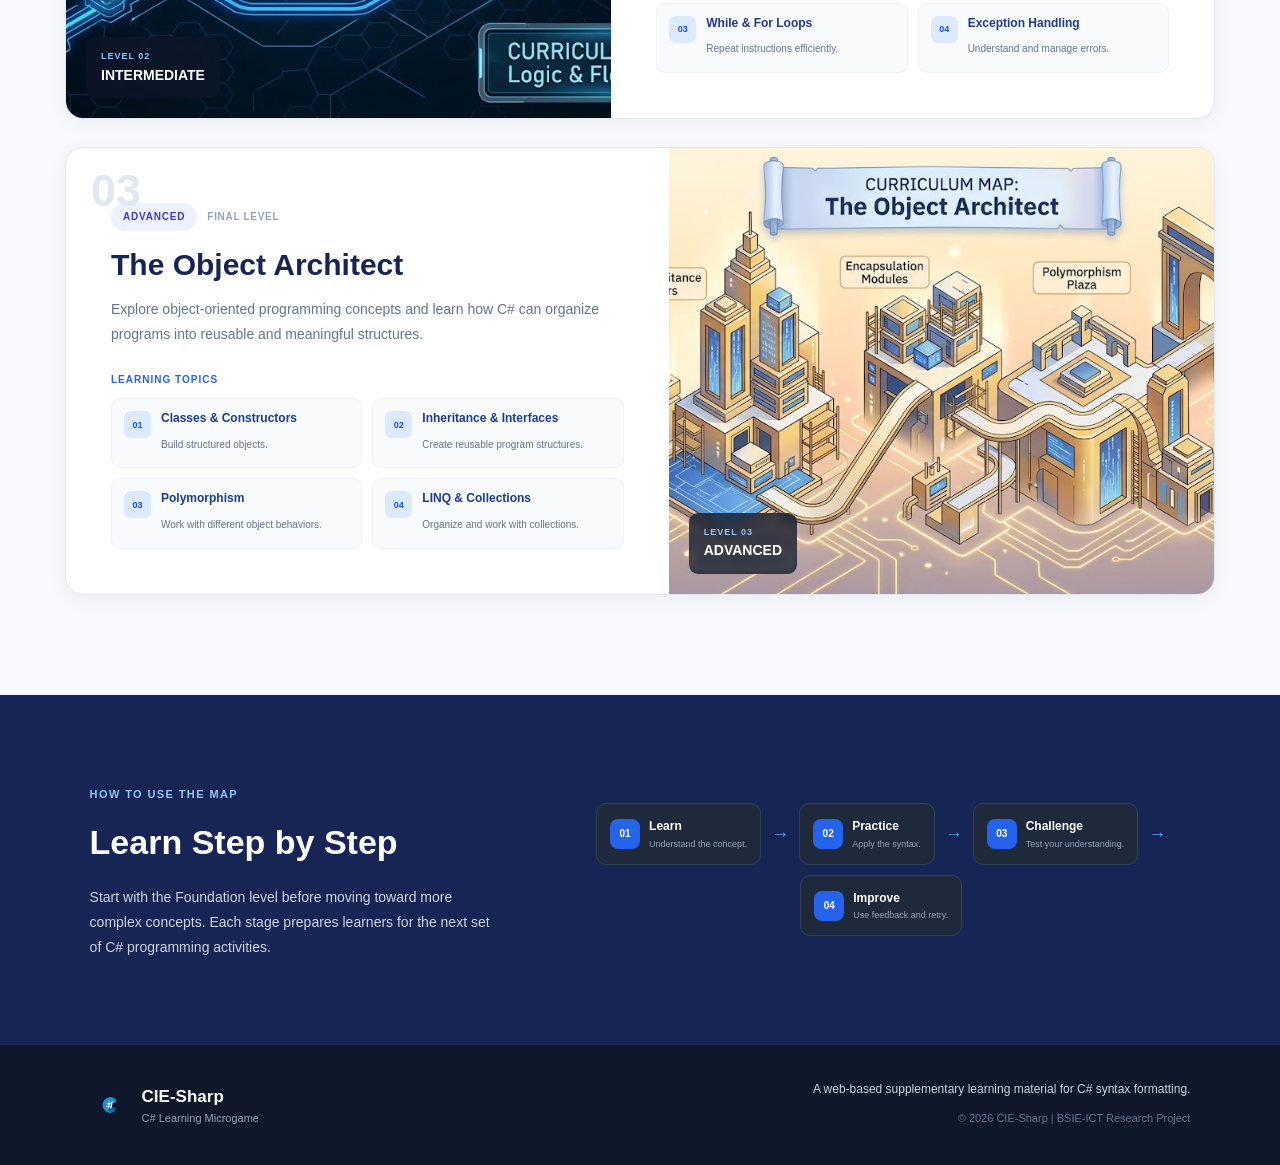
<file: curriculum.html>
<!DOCTYPE html>
<html lang="en">

<head>

    <meta charset="UTF-8">

    <meta
        name="viewport"
        content="width=device-width, initial-scale=1.0, viewport-fit=cover"
    >

    <title>Curriculum Map | CIE-Sharp</title>

    <link rel="stylesheet" href="css/curriculum.css">

</head>


<body>


<!-- =========================
     HEADER
========================= -->

<header>

    <div class="logo">

        <img
            src="images/cie-sharp-logo.png"
            alt="CIE-Sharp Logo"
        >

        <div class="logo-text">

            <h2>CIE-Sharp</h2>

            <span>
                C# Learning Microgame
            </span>

        </div>

    </div>


    <nav>

        <a href="index.html">
            Home
        </a>

        <a href="curriculum.html" class="active">
            Curriculum Map
        </a>

        <a href="about.html">
            About
        </a>

    </nav>

</header>



<!-- =========================
     CURRICULUM HERO
========================= -->

<section class="curriculum-hero">

    <div class="hero-content">

        <span class="hero-label">
            CIE-SHARP LEARNING JOURNEY
        </span>

        <h1>
            Your C# Learning
            <span>Pathway</span>
        </h1>

        <p>
            Follow the learning path from basic C# syntax
            to more advanced programming concepts. Each level
            provides structured topics and activities designed
            to support progressive learning.
        </p>

        <div class="journey-status">

            <div class="status-item">

                <strong>
                    3
                </strong>

                <span>
                    Learning Levels
                </span>

            </div>


            <div class="status-line"></div>


            <div class="status-item">

                <strong>
                    12
                </strong>

                <span>
                    Core Topics
                </span>

            </div>


            <div class="status-line"></div>


            <div class="status-item">

                <strong>
                    C#
                </strong>

                <span>
                    Programming Focus
                </span>

            </div>

        </div>

    </div>

</section>



<!-- =========================
     CURRICULUM MAP
========================= -->

<section class="curriculum-section">

    <div class="section-heading">

        <span class="section-label">
            CURRICULUM MAP
        </span>

        <h2>
            Progress Through the Learning Levels
        </h2>

        <p>
            The curriculum is organized into progressive levels
            that gradually introduce C# programming concepts.
        </p>

    </div>



    <div class="curriculum-container">


        <!-- =========================
             LEVEL 01
        ========================= -->

        <article class="level-card">

            <div class="level-number">
                01
            </div>


            <div class="level-content">

                <div class="level-top">

                    <span class="level-badge foundation">
                        FOUNDATION
                    </span>

                    <span class="level-status">
                        START HERE
                    </span>

                </div>


                <h2>
                    The C# Syntax Odyssey
                </h2>


                <p class="level-description">
                    Begin your programming journey by learning
                    the fundamental building blocks and syntax
                    used in C# programs.
                </p>


                <div class="topic-title">
                    LEARNING TOPICS
                </div>


                <div class="topics">

                    <div class="topic">

                        <span class="topic-icon">
                            01
                        </span>

                        <div>
                            <strong>
                                Variables & Data Types
                            </strong>

                            <small>
                                Store and work with information.
                            </small>
                        </div>

                    </div>


                    <div class="topic">

                        <span class="topic-icon">
                            02
                        </span>

                        <div>
                            <strong>
                                Arithmetic Operators
                            </strong>

                            <small>
                                Perform calculations and expressions.
                            </small>
                        </div>

                    </div>


                    <div class="topic">

                        <span class="topic-icon">
                            03
                        </span>

                        <div>
                            <strong>
                                Basic C# Syntax
                            </strong>

                            <small>
                                Understand proper syntax formatting.
                            </small>
                        </div>

                    </div>


                    <div class="topic">

                        <span class="topic-icon">
                            04
                        </span>

                        <div>
                            <strong>
                                Comments & Documentation
                            </strong>

                            <small>
                                Organize and explain your code.
                            </small>
                        </div>

                    </div>

                </div>

            </div>


            <div class="level-image">

                <img
                    src="images/watermarked_img_3325357928741818410.jpg"
                    alt="C# Foundation"
                >

                <div class="image-overlay">

                    <span>
                        LEVEL 01
                    </span>

                    <strong>
                        FOUNDATION
                    </strong>

                </div>

            </div>

        </article>



        <!-- =========================
             LEVEL 02
        ========================= -->

        <article class="level-card reverse">

            <div class="level-number">
                02
            </div>


            <div class="level-content">

                <div class="level-top">

                    <span class="level-badge intermediate">
                        INTERMEDIATE
                    </span>

                    <span class="level-status">
                        NEXT LEVEL
                    </span>

                </div>


                <h2>
                    Logic & Flow Gates
                </h2>


                <p class="level-description">
                    Move beyond basic syntax and learn how to
                    control the flow of your programs through
                    conditions, loops, and error handling.
                </p>


                <div class="topic-title">
                    LEARNING TOPICS
                </div>


                <div class="topics">

                    <div class="topic">

                        <span class="topic-icon">
                            01
                        </span>

                        <div>
                            <strong>
                                Conditional Statements
                            </strong>

                            <small>
                                Make decisions in your programs.
                            </small>
                        </div>

                    </div>


                    <div class="topic">

                        <span class="topic-icon">
                            02
                        </span>

                        <div>
                            <strong>
                                Switch Expressions
                            </strong>

                            <small>
                                Handle multiple possible conditions.
                            </small>
                        </div>

                    </div>


                    <div class="topic">

                        <span class="topic-icon">
                            03
                        </span>

                        <div>
                            <strong>
                                While & For Loops
                            </strong>

                            <small>
                                Repeat instructions efficiently.
                            </small>
                        </div>

                    </div>


                    <div class="topic">

                        <span class="topic-icon">
                            04
                        </span>

                        <div>
                            <strong>
                                Exception Handling
                            </strong>

                            <small>
                                Understand and manage errors.
                            </small>
                        </div>

                    </div>

                </div>

            </div>


            <div class="level-image">

                <img
                    src="images/ec979b03-1b71-4612-b3b8-0fa1085397f6.jpg"
                    alt="C# Logic and Flow"
                >

                <div class="image-overlay">

                    <span>
                        LEVEL 02
                    </span>

                    <strong>
                        INTERMEDIATE
                    </strong>

                </div>

            </div>

        </article>



        <!-- =========================
             LEVEL 03
        ========================= -->

        <article class="level-card">

            <div class="level-number">
                03
            </div>


            <div class="level-content">

                <div class="level-top">

                    <span class="level-badge advanced">
                        ADVANCED
                    </span>

                    <span class="level-status">
                        FINAL LEVEL
                    </span>

                </div>


                <h2>
                    The Object Architect
                </h2>


                <p class="level-description">
                    Explore object-oriented programming concepts
                    and learn how C# can organize programs into
                    reusable and meaningful structures.
                </p>


                <div class="topic-title">
                    LEARNING TOPICS
                </div>


                <div class="topics">

                    <div class="topic">

                        <span class="topic-icon">
                            01
                        </span>

                        <div>
                            <strong>
                                Classes & Constructors
                            </strong>

                            <small>
                                Build structured objects.
                            </small>
                        </div>

                    </div>


                    <div class="topic">

                        <span class="topic-icon">
                            02
                        </span>

                        <div>
                            <strong>
                                Inheritance & Interfaces
                            </strong>

                            <small>
                                Create reusable program structures.
                            </small>
                        </div>

                    </div>


                    <div class="topic">

                        <span class="topic-icon">
                            03
                        </span>

                        <div>
                            <strong>
                                Polymorphism
                            </strong>

                            <small>
                                Work with different object behaviors.
                            </small>

                        </div>

                    </div>


                    <div class="topic">

                        <span class="topic-icon">
                            04
                        </span>

                        <div>

                            <strong>
                                LINQ & Collections
                            </strong>

                            <small>
                                Organize and work with collections.
                            </small>

                        </div>

                    </div>

                </div>

            </div>


            <div class="level-image">

                <img
                    src="images/de8f7c17-53d3-46f4-84ac-c3917a9d9d74.jpg"
                    alt="C# Object Oriented Programming"
                >

                <div class="image-overlay">

                    <span>
                        LEVEL 03
                    </span>

                    <strong>
                        ADVANCED
                    </strong>

                </div>

            </div>

        </article>

    </div>

</section>



<!-- =========================
     LEARNING DIRECTION
========================= -->

<section class="direction-section">

    <div class="direction-container">

        <div>

            <span class="section-label">
                HOW TO USE THE MAP
            </span>

            <h2>
                Learn Step by Step
            </h2>

            <p>
                Start with the Foundation level before moving
                toward more complex concepts. Each stage prepares
                learners for the next set of C# programming
                activities.
            </p>

        </div>


        <div class="direction-steps">

            <div class="direction-step">

                <span>
                    01
                </span>

                <div>
                    <strong>
                        Learn
                    </strong>

                    <small>
                        Understand the concept.
                    </small>
                </div>

            </div>


            <div class="direction-arrow">
                →
            </div>


            <div class="direction-step">

                <span>
                    02
                </span>

                <div>
                    <strong>
                        Practice
                    </strong>

                    <small>
                        Apply the syntax.
                    </small>
                </div>

            </div>


            <div class="direction-arrow">
                →
            </div>


            <div class="direction-step">

                <span>
                    03
                </span>

                <div>
                    <strong>
                        Challenge
                    </strong>

                    <small>
                        Test your understanding.
                    </small>
                </div>

            </div>


            <div class="direction-arrow">
                →
            </div>


            <div class="direction-step">

                <span>
                    04
                </span>

                <div>
                    <strong>
                        Improve
                    </strong>

                    <small>
                        Use feedback and retry.
                    </small>
                </div>

            </div>

        </div>

    </div>

</section>



<!-- =========================
     BACK TO TOP
========================= -->

<button
    id="backToTop"
    class="floating-action"
    type="button"
    aria-label="Back to top"
    title="Back to top"
>
    ↑
</button>



<!-- =========================
     FOOTER
========================= -->

<footer>

    <div class="footer-content">

        <div class="footer-brand">

            <img
                src="images/cie-sharp-logo.png"
                alt="CIE-Sharp Logo"
            >

            <div>

                <strong>
                    CIE-Sharp
                </strong>

                <p>
                    C# Learning Microgame
                </p>

            </div>

        </div>


        <div class="footer-text">

            <p>
                A web-based supplementary learning material
                for C# syntax formatting.
            </p>

            <span>
                © 2026 CIE-Sharp | BSIE-ICT Research Project
            </span>

        </div>

    </div>

</footer>



<script src="js/curriculum.js"></script>

</body>

</html>
</file>
<file: css/style.css>
/* =========================
   RESET
========================= */

*{
    margin:0;
    padding:0;
    box-sizing:border-box;
}

html{
    scroll-behavior:smooth;
}

body{
    font-family:Arial, Helvetica, sans-serif;
    background:#f7f9fc;
    color:#1e293b;
    line-height:1.6;
}

button{
    font-family:inherit;
}


/* =========================
   HEADER
========================= */

header{
    position:fixed;
    top:0;
    left:0;
    width:100%;
    height:72px;

    background:rgba(255,255,255,.96);

    display:flex;
    align-items:center;
    justify-content:space-between;

    padding:0 7%;

    z-index:999;

    border-bottom:1px solid #e5e7eb;
    box-shadow:0 3px 15px rgba(15,23,42,.06);
}

.logo{
    display:flex;
    align-items:center;
    gap:10px;
}

.logo img{
    width:43px;
    height:43px;
    object-fit:contain;
}

.logo-text{
    display:flex;
    flex-direction:column;
}

.logo-text h2{
    color:#1e3a8a;
    font-size:21px;
    line-height:1.1;
}

.logo-text span{
    color:#64748b;
    font-size:10px;
    font-weight:bold;
    letter-spacing:.7px;
    text-transform:uppercase;
}

nav{
    display:flex;
    align-items:center;
    gap:8px;
}

nav a{
    color:#475569;
    text-decoration:none;

    padding:9px 15px;
    border-radius:7px;

    font-size:14px;
    font-weight:bold;

    transition:.25s;
}

nav a:hover{
    color:#1e3a8a;
    background:#eff6ff;
}

nav a.active{
    color:#1d4ed8;
    background:#eff6ff;
}


/* =========================
   HERO
========================= */

.hero{
    min-height:690px;

    padding:150px 7% 100px;

    background:
        radial-gradient(
            circle at 85% 20%,
            #dbeafe 0,
            transparent 32%
        ),
        linear-gradient(
            135deg,
            #ffffff 0%,
            #f8fbff 100%
        );

    display:flex;
    align-items:center;
}

.hero-content{
    width:100%;
    max-width:1180px;
    margin:auto;

    display:grid;
    grid-template-columns:1.05fr .95fr;
    gap:80px;
    align-items:center;
}

.hero-label{
    display:inline-block;

    color:#2563eb;
    background:#eff6ff;

    border:1px solid #dbeafe;

    padding:7px 13px;
    border-radius:30px;

    font-size:11px;
    font-weight:bold;
    letter-spacing:1px;

    margin-bottom:20px;
}

.hero h1{
    color:#172554;

    font-size:56px;
    line-height:1.08;

    margin-bottom:22px;

    letter-spacing:-1.5px;
}

.hero h1 span{
    color:#2563eb;
}

.hero-text > p{
    max-width:620px;

    color:#64748b;

    font-size:17px;
    line-height:1.8;

    margin-bottom:32px;
}

.hero-buttons{
    display:flex;
    gap:12px;
    flex-wrap:wrap;
}


/* =========================
   BUTTONS
========================= */

.btn{
    border:none;
    padding:13px 23px;

    border-radius:8px;

    font-size:14px;
    font-weight:bold;

    cursor:pointer;

    transition:.25s;
}

.primary-btn{
    background:#2563eb;
    color:white;

    box-shadow:0 7px 18px rgba(37,99,235,.22);
}

.primary-btn:hover{
    background:#1d4ed8;
    transform:translateY(-2px);
}

.secondary-btn{
    background:white;
    color:#1e3a8a;

    border:1px solid #cbd5e1;
}

.secondary-btn:hover{
    border-color:#2563eb;
    background:#eff6ff;
    transform:translateY(-2px);
}


/* =========================
   HERO CODE WINDOW
========================= */

.hero-code{
    background:#0f172a;

    border-radius:15px;

    overflow:hidden;

    box-shadow:
        0 25px 60px rgba(15,23,42,.20),
        0 5px 15px rgba(15,23,42,.08);

    transform:rotate(1deg);

    transition:.3s;
}

.hero-code:hover{
    transform:rotate(0deg) translateY(-5px);
}

.code-header{
    height:46px;

    padding:0 18px;

    background:#1e293b;

    display:flex;
    align-items:center;
    gap:14px;

    color:#cbd5e1;

    font-size:12px;
}

.code-dots{
    display:flex;
    gap:5px;
}

.code-dots span{
    width:9px;
    height:9px;

    border-radius:50%;

    background:#64748b;
}

.code-content{
    padding:25px 30px;

    color:#cbd5e1;

    font-family:Consolas, monospace;
    font-size:15px;

    line-height:1.8;
}

.code-content p{
    margin:0;
}

.code-keyword{
    color:#60a5fa;
}

.code-string{
    color:#86efac;
}

.indent{
    padding-left:25px;
}

.indent-2{
    padding-left:50px;
}

.code-status{
    background:#172554;

    color:#93c5fd;

    padding:11px 20px;

    font-size:12px;
    font-weight:bold;
}


/* =========================
   GENERAL SECTION
========================= */

.section{
    width:90%;
    max-width:1150px;

    margin:0 auto;
    padding:100px 0;
}

.section-heading{
    text-align:center;

    max-width:720px;

    margin:0 auto 55px;
}

.section-label{
    display:inline-block;

    color:#2563eb;

    font-size:11px;
    font-weight:bold;

    letter-spacing:1.4px;

    margin-bottom:12px;
}

.section-heading h2{
    color:#172554;

    font-size:34px;
    line-height:1.2;

    margin-bottom:15px;
}

.section-heading p{
    color:#64748b;
    font-size:15px;
}


/* =========================
   LEARNING PATH
========================= */

.learning-path{
    background:white;
}

.path-container{
    display:grid;

    grid-template-columns:repeat(4,1fr);

    gap:18px;
}

.path-card{
    position:relative;

    background:#f8fafc;

    border:1px solid #e2e8f0;

    border-radius:14px;

    padding:28px 24px;

    text-align:center;

    transition:.3s;
}

.path-card:hover{
    background:white;

    transform:translateY(-5px);

    border-color:#bfdbfe;

    box-shadow:0 12px 30px rgba(15,23,42,.08);
}

.path-number{
    position:absolute;

    top:14px;
    right:18px;

    color:#cbd5e1;

    font-size:12px;
    font-weight:bold;
}

.path-icon{
    width:58px;
    height:58px;

    margin:5px auto 18px;

    border-radius:14px;

    background:#eff6ff;

    display:flex;
    align-items:center;
    justify-content:center;

    font-size:25px;
}

.path-card h3{
    color:#1e3a8a;

    margin-bottom:9px;
}

.path-card p{
    color:#64748b;

    font-size:13px;
}


/* =========================
   FEATURES
========================= */

.features-section{
    background:#f7f9fc;
}

.features-grid{
    display:grid;

    grid-template-columns:repeat(6,1fr);

    gap:18px;
}

.feature-card{
    position:relative;

    border:1px solid #e2e8f0;

    background:white;

    border-radius:14px;

    padding:28px 22px;

    text-align:left;

    cursor:pointer;

    transition:.3s;

    box-shadow:0 3px 10px rgba(15,23,42,.04);
}

.feature-card:nth-child(1){
    grid-column:span 2;
}

.feature-card:nth-child(2){
    grid-column:span 2;
}

.feature-card:nth-child(3){
    grid-column:span 2;
}

.feature-card:nth-child(4){
    grid-column:2 / span 2;
}

.feature-card:nth-child(5){
    grid-column:4 / span 2;
}

.feature-card:hover{
    transform:translateY(-6px);

    border-color:#bfdbfe;

    box-shadow:0 15px 35px rgba(15,23,42,.09);
}

.feature-icon{
    width:65px;
    height:65px;

    object-fit:contain;

    display:block;

    margin-bottom:18px;
}

.feature-number{
    position:absolute;

    right:18px;
    top:18px;

    color:#cbd5e1;

    font-size:12px;
    font-weight:bold;
}

.feature-card h3{
    color:#1e3a8a;

    font-size:17px;

    margin-bottom:9px;
}

.feature-card p{
    color:#64748b;

    font-size:13px;

    line-height:1.7;

    margin-bottom:16px;
}

.feature-link{
    color:#2563eb;

    font-size:12px;
    font-weight:bold;
}


/* =========================
   WHY SECTION
========================= */

.why-section{
    padding:100px 7%;

    background:#172554;

    color:white;
}

.why-container{
    max-width:1150px;

    margin:auto;

    display:grid;

    grid-template-columns:1fr 1fr;

    gap:80px;

    align-items:center;
}

.why-text .section-label{
    color:#93c5fd;
}

.why-text h2{
    font-size:37px;
    line-height:1.2;

    margin-bottom:20px;
}

.why-text > p{
    color:#cbd5e1;

    font-size:15px;

    line-height:1.8;

    margin-bottom:25px;
}

.check-list{
    display:flex;
    flex-direction:column;
    gap:13px;
}

.check-list div{
    color:#e2e8f0;

    font-size:14px;
}

.check-list span{
    color:#60a5fa;

    font-weight:bold;

    margin-right:8px;
}


/* =========================
   MINI CODE CARD
========================= */

.why-card{
    display:flex;
    justify-content:center;
}

.mini-window{
    width:100%;
    max-width:440px;

    background:#0f172a;

    border-radius:15px;

    overflow:hidden;

    box-shadow:0 25px 50px rgba(0,0,0,.25);
}

.mini-header{
    background:#1e293b;

    padding:15px 20px;

    color:#cbd5e1;

    font-size:13px;
    font-weight:bold;
}

.mini-body{
    padding:25px;
}

.mini-label{
    color:#60a5fa;

    font-size:10px;
    font-weight:bold;

    letter-spacing:1px;
}

.mini-code{
    margin:18px 0;

    padding:18px;

    border-radius:8px;

    background:#1e293b;

    color:#cbd5e1;

    font-family:Consolas,monospace;

    line-height:1.7;
}

.mini-indent{
    padding-left:20px;

    color:#86efac;
}

.mini-body button{
    width:100%;

    border:none;

    padding:11px;

    border-radius:7px;

    background:#2563eb;

    color:white;

    font-weight:bold;

    cursor:pointer;
}


/* =========================
   TOPICS
========================= */

.topics-section{
    text-align:center;
}

.topics-grid{
    display:grid;

    grid-template-columns:repeat(4,1fr);

    gap:18px;

    margin-bottom:35px;
}

.topic-card{
    text-align:left;

    background:white;

    border:1px solid #e2e8f0;

    border-radius:13px;

    padding:24px;

    transition:.3s;
}

.topic-card:hover{
    transform:translateY(-4px);

    border-color:#bfdbfe;

    box-shadow:0 10px 25px rgba(15,23,42,.07);
}

.topic-card span{
    color:#2563eb;

    font-size:11px;
    font-weight:bold;
}

.topic-card h3{
    color:#1e3a8a;

    font-size:16px;

    margin:10px 0;
}

.topic-card p{
    color:#64748b;

    font-size:13px;
}

.topic-button{
    margin-top:5px;
}


/* =========================
   RESEARCHER SECTION
========================= */

.researcher-section{
    background:#eff6ff;

    padding:75px 7%;
}

.researcher-wrapper{
    max-width:900px;

    margin:auto;

    display:flex;

    align-items:center;
    justify-content:space-between;

    gap:40px;
}

.researcher-heading{
    max-width:550px;
}

.researcher-heading h2{
    color:#172554;

    font-size:29px;

    margin-bottom:10px;
}

.researcher-heading p{
    color:#64748b;

    font-size:14px;
}

.researcher-button{
    flex-shrink:0;

    display:flex;
    align-items:center;

    gap:13px;

    border:1px solid #bfdbfe;

    background:white;

    color:#1e3a8a;

    padding:16px 20px;

    border-radius:10px;

    cursor:pointer;

    transition:.3s;
}

.researcher-button:hover{
    transform:translateY(-3px);

    box-shadow:0 10px 25px rgba(37,99,235,.12);
}

.researcher-button-icon{
    font-size:22px;
}

.researcher-button strong{
    display:block;

    text-align:left;

    font-size:13px;
}

.researcher-button small{
    display:block;

    text-align:left;

    color:#64748b;

    font-size:11px;
}


/* =========================
   INFORMATION MODAL
========================= */

.info-box{
    display:none;

    position:fixed;

    inset:0;

    background:rgba(15,23,42,.65);

    backdrop-filter:blur(4px);

    justify-content:center;
    align-items:center;

    padding:20px;

    z-index:1000;
}

.info-content{
    position:relative;

    width:90%;
    max-width:600px;

    background:white;

    padding:40px;

    border-radius:15px;

    box-shadow:0 20px 60px rgba(0,0,0,.25);

    animation:popup .25s ease;
}

.info-content h2{
    color:#1e3a8a;

    margin-bottom:14px;
}

.info-content p{
    color:#64748b;

    line-height:1.8;
}

.close-btn{
    position:absolute;

    right:15px;
    top:10px;

    width:35px;
    height:35px;

    border:none;

    background:#f1f5f9;

    border-radius:50%;

    color:#64748b;

    font-size:24px;

    cursor:pointer;
}

.close-btn:hover{
    background:#dbeafe;

    color:#1e3a8a;
}


/* =========================
   RESEARCHER MODAL
========================= */

#researcherBox{
    display:none;

    position:fixed;

    inset:0;

    background:rgba(15,23,42,.65);

    backdrop-filter:blur(4px);

    justify-content:center;
    align-items:center;

    padding:20px;

    z-index:1000;
}

.researcher-content{
    position:relative;

    width:90%;
    max-width:720px;

    height:560px;

    background:white;

    padding:30px 40px 20px;

    border-radius:15px;

    overflow:hidden;

    box-shadow:0 20px 60px rgba(0,0,0,.25);

    display:flex;

    flex-direction:column;

    animation:popup .25s ease;
}

.researcher-title{
    text-align:center;

    color:#1e3a8a;

    font-size:24px;

    margin-bottom:20px;
}

.researcher-profile{
    display:flex;

    align-items:center;
    justify-content:center;

    gap:30px;

    min-height:270px;
}

.researcher-image{
    width:175px;
    height:205px;

    flex-shrink:0;

    overflow:hidden;

    border-radius:12px;

    background:#f1f5f9;

    border:3px solid #e2e8f0;
}

.researcher-image img{
    width:100%;
    height:100%;

    object-fit:cover;
}

.researcher-info{
    flex:1;
    max-width:390px;
}

.researcher-info h2{
    color:#1e3a8a;

    font-size:23px;

    margin-bottom:5px;
}

.researcher-info h3{
    color:#2563eb;

    font-size:15px;

    margin-bottom:13px;
}

.researcher-info p{
    color:#64748b;

    font-size:14px;

    line-height:1.7;
}

.researcher-navigation{
    display:flex;

    align-items:center;
    justify-content:space-between;

    margin-top:15px;
}

.researcher-navigation button{
    border:none;

    background:#2563eb;

    color:white;

    padding:9px 16px;

    border-radius:7px;

    font-weight:bold;

    cursor:pointer;
}

.researcher-navigation button:hover{
    background:#1d4ed8;
}

.researcher-navigation button:disabled{
    background:#cbd5e1;

    color:#64748b;

    cursor:not-allowed;
}

#researcherNumberBottom{
    color:#1e3a8a;

    font-size:14px;
    font-weight:bold;
}

.researcher-school{
    margin-top:auto;

    padding-top:12px;

    border-top:1px solid #e2e8f0;

    text-align:center;
}

.researcher-school p{
    color:#64748b;

    font-size:12px;

    line-height:1.5;
}

.research-team-summary{
    display:none;

    text-align:center;

    overflow-y:auto;

    padding:10px;
}

.research-team-summary h2{
    color:#1e3a8a;

    margin-bottom:15px;
}

.research-team-summary > p{
    color:#64748b;

    max-width:570px;

    margin:0 auto 20px;
}

.researcher-list{
    background:#f8fafc;

    padding:15px;

    border-radius:9px;

    max-width:500px;

    margin:auto;
}

.researcher-list p{
    color:#1e3a8a;

    font-weight:bold;

    margin:7px 0;
}

.exit-researcher-btn{
    margin-top:20px;

    border:none;

    background:#1e3a8a;

    color:white;

    padding:10px 25px;

    border-radius:7px;

    font-weight:bold;

    cursor:pointer;
}


/* =========================
   FOOTER
========================= */

footer{
    background:#0f172a;

    color:white;

    padding:35px 7%;
}

.footer-content{
    max-width:1150px;

    margin:auto;

    display:flex;

    align-items:center;
    justify-content:space-between;

    gap:30px;
}

.footer-brand{
    display:flex;

    align-items:center;

    gap:12px;
}

.footer-brand img{
    width:40px;
    height:40px;

    object-fit:contain;
}

.footer-brand strong{
    color:white;

    font-size:17px;
}

.footer-brand p{
    color:#94a3b8;

    font-size:11px;
}

.footer-text{
    text-align:right;
}

.footer-text p{
    color:#cbd5e1;

    font-size:12px;

    margin-bottom:5px;
}

.footer-text span{
    color:#64748b;

    font-size:11px;
}


/* =========================
   ANIMATIONS
========================= */

@keyframes popup{

    from{
        opacity:0;
        transform:translateY(15px) scale(.97);
    }

    to{
        opacity:1;
        transform:translateY(0) scale(1);
    }

}


/* =========================
   TABLET
========================= */

@media(max-width:950px){

    .hero-content{
        grid-template-columns:1fr;

        gap:50px;
    }

    .hero-text{
        text-align:center;
    }

    .hero-text > p{
        margin-left:auto;
        margin-right:auto;
    }

    .hero-buttons{
        justify-content:center;
    }

    .hero-code{
        max-width:600px;

        width:100%;

        margin:auto;
    }

    .path-container{
        grid-template-columns:repeat(2,1fr);
    }

    .features-grid{
        grid-template-columns:repeat(2,1fr);
    }

    .feature-card:nth-child(n){
        grid-column:auto;
    }

    .topics-grid{
        grid-template-columns:repeat(2,1fr);
    }

    .why-container{
        grid-template-columns:1fr;

        gap:45px;
    }

    .why-text{
        text-align:center;
    }

    .researcher-wrapper{
        flex-direction:column;

        text-align:center;
    }

}


/* =========================
   MOBILE
========================= */

@media(max-width:650px){

    header{
        height:auto;

        padding:12px 20px;

        flex-direction:column;

        gap:10px;
    }

    nav{
        width:100%;

        justify-content:center;

        gap:3px;
    }

    nav a{
        font-size:12px;

        padding:7px 9px;
    }

    .hero{
        padding:155px 20px 70px;

        min-height:auto;
    }

    .hero h1{
        font-size:38px;
    }

    .hero-text > p{
        font-size:15px;
    }

    .hero-code{
        transform:none;
    }

    .code-content{
        font-size:12px;

        padding:20px;
    }

    .section{
        width:90%;

        padding:70px 0;
    }

    .section-heading h2{
        font-size:28px;
    }

    .path-container{
        grid-template-columns:1fr;
    }

    .features-grid{
        grid-template-columns:1fr;
    }

    .feature-card:nth-child(n){
        grid-column:auto;
    }

    .topics-grid{
        grid-template-columns:1fr;
    }

    .why-section{
        padding:70px 6%;
    }

    .why-text h2{
        font-size:29px;
    }

    .researcher-content{
        width:95%;

        height:620px;

        padding:25px 20px 15px;
    }

    .researcher-title{
        font-size:20px;
    }

    .researcher-profile{
        flex-direction:column;

        gap:15px;

        min-height:390px;
    }

    .researcher-image{
        width:145px;
        height:170px;
    }

    .researcher-info{
        text-align:center;
    }

    .researcher-info h2{
        font-size:20px;
    }

    .researcher-info p{
        font-size:13px;
    }

    .footer-content{
        flex-direction:column;

        text-align:center;
    }

    .footer-text{
        text-align:center;
    }

}
</file>
<file: css/about.css>
/* =========================
   RESET
========================= */

*{
    margin:0;
    padding:0;
    box-sizing:border-box;
}

html{
    scroll-behavior:smooth;
}

body{
    font-family:Arial, Helvetica, sans-serif;
    background:#f7f9fc;
    color:#1e293b;
    line-height:1.6;
}


/* =========================
   HEADER
========================= */

.about-header{
    position:fixed;
    top:0;
    left:0;
    width:100%;
    height:72px;

    background:rgba(255,255,255,.96);

    display:flex;
    align-items:center;
    justify-content:space-between;

    padding:0 7%;

    z-index:999;

    border-bottom:1px solid #e5e7eb;

    box-shadow:
        0 3px 15px rgba(15,23,42,.06);
}

.about-brand{
    display:flex;
    align-items:center;
    gap:10px;
}

.about-brand img{
    width:43px;
    height:43px;
    object-fit:contain;
}

.about-brand h2{
    color:#1e3a8a;
    font-size:21px;
    line-height:1.1;
}

.about-brand span{
    color:#64748b;
    font-size:10px;
    font-weight:bold;
    letter-spacing:.7px;
    text-transform:uppercase;
}

.about-header nav{
    display:flex;
    gap:8px;
}

.about-header nav a{
    color:#475569;
    text-decoration:none;

    padding:9px 15px;

    border-radius:7px;

    font-size:14px;
    font-weight:bold;

    transition:.25s;
}

.about-header nav a:hover{
    color:#1e3a8a;
    background:#eff6ff;
}

.about-header nav a.active{
    color:#1d4ed8;
    background:#eff6ff;
}


/* =========================
   HERO
========================= */

.about-hero{
    min-height:680px;

    padding:145px 7% 90px;

    background:
        radial-gradient(
            circle at 85% 20%,
            #dbeafe 0,
            transparent 32%
        ),
        linear-gradient(
            135deg,
            #ffffff 0%,
            #f8fbff 100%
        );

    display:flex;
    align-items:center;
}

.about-hero-content{
    width:100%;
    max-width:1150px;

    margin:auto;

    display:grid;

    grid-template-columns:1fr 1fr;

    gap:75px;

    align-items:center;
}

.hero-label{
    display:inline-block;

    color:#2563eb;
    background:#eff6ff;

    border:1px solid #dbeafe;

    padding:7px 13px;

    border-radius:30px;

    font-size:11px;
    font-weight:bold;

    letter-spacing:1px;

    margin-bottom:20px;
}

.about-hero h1{
    color:#172554;

    font-size:54px;

    line-height:1.08;

    letter-spacing:-1.5px;

    margin-bottom:22px;
}

.about-hero h1 span{
    color:#2563eb;
}

.about-hero-text > p{
    max-width:600px;

    color:#64748b;

    font-size:16px;

    line-height:1.8;

    margin-bottom:30px;
}

.hero-actions{
    display:flex;
    gap:12px;

    flex-wrap:wrap;
}


/* =========================
   BUTTONS
========================= */

.about-btn{
    display:inline-block;

    padding:13px 23px;

    border-radius:8px;

    text-decoration:none;

    font-size:14px;

    font-weight:bold;

    transition:.25s;
}

.about-btn.primary{
    background:#2563eb;
    color:white;

    box-shadow:
        0 7px 18px rgba(37,99,235,.22);
}

.about-btn.primary:hover{
    background:#1d4ed8;

    transform:translateY(-2px);
}

.about-btn.secondary{
    background:white;

    color:#1e3a8a;

    border:1px solid #cbd5e1;
}

.about-btn.secondary:hover{
    border-color:#2563eb;

    background:#eff6ff;

    transform:translateY(-2px);
}


/* =========================
   CODE WINDOW
========================= */

.about-code-window{
    background:#0f172a;

    border-radius:15px;

    overflow:hidden;

    box-shadow:
        0 25px 60px rgba(15,23,42,.20);

    transform:rotate(1deg);

    transition:.3s;
}

.about-code-window:hover{
    transform:
        rotate(0deg)
        translateY(-5px);
}

.code-top{
    height:46px;

    padding:0 18px;

    background:#1e293b;

    display:flex;

    align-items:center;

    gap:14px;

    color:#cbd5e1;

    font-size:12px;
}

.code-dots{
    display:flex;
    gap:5px;
}

.code-dots span{
    width:9px;
    height:9px;

    border-radius:50%;

    background:#64748b;
}

.code-body{
    padding:28px;

    color:#cbd5e1;

    font-family:Consolas,monospace;

    font-size:15px;

    line-height:1.9;
}

.code-body p{
    margin:0;
}

.keyword{
    color:#60a5fa;
}

.string{
    color:#86efac;
}

.value{
    color:#fbbf24;
}

.indent{
    padding-left:25px;
}

.indent-2{
    padding-left:50px;
}

.code-status{
    background:#172554;

    color:#93c5fd;

    padding:11px 20px;

    font-size:12px;

    font-weight:bold;
}


/* =========================
   GENERAL SECTION
========================= */

.about-section{
    width:90%;

    max-width:1150px;

    margin:auto;

    padding:100px 0;
}

.section-heading{
    text-align:center;

    max-width:720px;

    margin:0 auto 55px;
}

.section-label{
    display:inline-block;

    color:#2563eb;

    font-size:11px;

    font-weight:bold;

    letter-spacing:1.4px;

    margin-bottom:12px;
}

.section-heading h2{
    color:#172554;

    font-size:34px;

    line-height:1.2;

    margin-bottom:15px;
}

.section-heading p{
    color:#64748b;

    font-size:15px;
}


/* =========================
   INTRO
========================= */

.about-intro-grid{
    display:grid;

    grid-template-columns:
        repeat(3,1fr);

    gap:20px;
}

.intro-card{
    background:white;

    border:1px solid #e2e8f0;

    border-radius:14px;

    padding:30px 25px;

    transition:.3s;
}

.intro-card:hover{
    transform:translateY(-5px);

    border-color:#bfdbfe;

    box-shadow:
        0 12px 30px rgba(15,23,42,.08);
}

.intro-icon{
    width:55px;
    height:55px;

    border-radius:14px;

    background:#eff6ff;

    display:flex;

    align-items:center;
    justify-content:center;

    font-size:25px;

    margin-bottom:18px;
}

.intro-card h3{
    color:#1e3a8a;

    font-size:18px;

    margin-bottom:10px;
}

.intro-card p{
    color:#64748b;

    font-size:13px;

    line-height:1.7;
}


/* =========================
   STORY
========================= */

.story-section{
    padding:100px 7%;

    background:#172554;

    color:white;
}

.story-container{
    max-width:1150px;

    margin:auto;

    display:grid;

    grid-template-columns:
        1fr 1fr;

    gap:80px;

    align-items:center;
}

.story-text .section-label{
    color:#93c5fd;
}

.story-text h2{
    font-size:38px;

    line-height:1.2;

    margin-bottom:20px;
}

.story-text p{
    color:#cbd5e1;

    font-size:15px;

    line-height:1.8;

    margin-bottom:18px;
}


/* =========================
   TIMELINE
========================= */

.story-timeline{
    position:relative;
}

.timeline-item{
    display:grid;

    grid-template-columns:55px 1fr;

    gap:18px;

    padding:20px 0;

    border-bottom:1px solid
        rgba(255,255,255,.12);
}

.timeline-item:last-child{
    border-bottom:none;
}

.timeline-number{
    width:45px;
    height:45px;

    border-radius:50%;

    background:#2563eb;

    display:flex;

    align-items:center;
    justify-content:center;

    color:white;

    font-size:12px;

    font-weight:bold;
}

.timeline-item h3{
    font-size:17px;

    margin-bottom:5px;
}

.timeline-item p{
    color:#cbd5e1;

    font-size:13px;
}


/* =========================
   WORKFLOW
========================= */

.workflow-section{
    background:#f7f9fc;
}

.workflow-grid{
    display:grid;

    grid-template-columns:
        repeat(5,1fr);

    gap:16px;
}

.workflow-card{
    position:relative;

    background:white;

    border:1px solid #e2e8f0;

    border-radius:14px;

    padding:28px 20px;

    text-align:center;

    transition:.3s;
}

.workflow-card:hover{
    transform:translateY(-5px);

    border-color:#bfdbfe;

    box-shadow:
        0 12px 30px rgba(15,23,42,.08);
}

.workflow-number{
    position:absolute;

    top:14px;
    right:15px;

    color:#cbd5e1;

    font-size:11px;

    font-weight:bold;
}

.workflow-icon{
    width:55px;
    height:55px;

    margin:5px auto 17px;

    border-radius:14px;

    background:#eff6ff;

    display:flex;

    align-items:center;
    justify-content:center;

    font-size:24px;
}

.workflow-card h3{
    color:#1e3a8a;

    margin-bottom:8px;
}

.workflow-card p{
    color:#64748b;

    font-size:12px;

    line-height:1.7;
}


/* =========================
   MICROGAME
========================= */

.microgame-section{
    padding:100px 7%;

    background:#eef5ff;
}

.microgame-section .section-heading{
    max-width:750px;
}

.microgame-grid{
    max-width:1100px;

    margin:auto;

    display:grid;

    grid-template-columns:
        repeat(4,1fr);

    gap:18px;
}

.microgame-card{
    background:white;

    border:1px solid #dbeafe;

    border-radius:14px;

    padding:27px 23px;

    transition:.3s;
}

.microgame-card:hover{
    transform:translateY(-5px);

    box-shadow:
        0 12px 30px rgba(37,99,235,.10);
}

.microgame-card > span{
    color:#2563eb;

    font-size:11px;

    font-weight:bold;
}

.microgame-card h3{
    color:#1e3a8a;

    font-size:17px;

    margin:12px 0 9px;
}

.microgame-card p{
    color:#64748b;

    font-size:13px;

    line-height:1.7;
}


/* =========================
   TOPICS
========================= */

.topics-grid{
    display:grid;

    grid-template-columns:
        repeat(4,1fr);

    gap:18px;

    margin-bottom:35px;
}

.topic-card{
    background:white;

    border:1px solid #e2e8f0;

    border-radius:13px;

    padding:25px;

    transition:.3s;
}

.topic-card:hover{
    transform:translateY(-4px);

    border-color:#bfdbfe;

    box-shadow:
        0 10px 25px rgba(15,23,42,.07);
}

.topic-card span{
    color:#2563eb;

    font-size:11px;

    font-weight:bold;
}

.topic-card h3{
    color:#1e3a8a;

    font-size:16px;

    margin:10px 0;
}

.topic-card p{
    color:#64748b;

    font-size:13px;
}

.center-button{
    text-align:center;
}


/* =========================
   RESEARCH
========================= */

.research-section{
    padding:75px 7%;

    background:#172554;

    color:white;
}

.research-container{
    max-width:1100px;

    margin:auto;

    display:flex;

    align-items:center;

    justify-content:space-between;

    gap:50px;
}

.research-container .section-label{
    color:#93c5fd;
}

.research-container h2{
    font-size:30px;

    margin-bottom:12px;
}

.research-container p{
    max-width:650px;

    color:#cbd5e1;

    font-size:14px;

    line-height:1.8;
}

.research-box{
    min-width:280px;

    display:flex;

    align-items:center;

    gap:15px;

    padding:20px;

    background:#1e293b;

    border:1px solid
        rgba(255,255,255,.1);

    border-radius:12px;
}

.research-icon{
    font-size:30px;
}

.research-box strong{
    display:block;

    color:white;

    font-size:15px;
}

.research-box span{
    display:block;

    color:#94a3b8;

    font-size:11px;

    margin-top:3px;
}


/* =========================
   CTA
========================= */

.about-cta{
    padding:100px 20px;

    text-align:center;

    background:
        radial-gradient(
            circle at center,
            #dbeafe,
            transparent 60%
        );
}

.about-cta h2{
    color:#172554;

    font-size:38px;

    margin-bottom:12px;
}

.about-cta p{
    color:#64748b;

    font-size:15px;

    margin-bottom:25px;
}

.cta-button{
    display:inline-block;

    background:#2563eb;

    color:white;

    text-decoration:none;

    padding:14px 25px;

    border-radius:8px;

    font-weight:bold;

    font-size:14px;

    box-shadow:
        0 7px 18px rgba(37,99,235,.22);

    transition:.25s;
}

.cta-button:hover{
    background:#1d4ed8;

    transform:translateY(-2px);
}


/* =========================
   FOOTER
========================= */

footer{
    background:#0f172a;

    color:white;

    padding:35px 7%;
}

.footer-content{
    max-width:1150px;

    margin:auto;

    display:flex;

    align-items:center;

    justify-content:space-between;

    gap:30px;
}

.footer-brand{
    display:flex;

    align-items:center;

    gap:12px;
}

.footer-brand img{
    width:40px;
    height:40px;

    object-fit:contain;
}

.footer-brand strong{
    color:white;

    font-size:17px;
}

.footer-brand p{
    color:#94a3b8;

    font-size:11px;
}

.footer-text{
    text-align:right;
}

.footer-text p{
    color:#cbd5e1;

    font-size:12px;

    margin-bottom:5px;
}

.footer-text span{
    color:#64748b;

    font-size:11px;
}


/* =========================
   TABLET
========================= */

@media(max-width:950px){

    .about-hero-content{
        grid-template-columns:1fr;

        gap:50px;
    }

    .about-hero-text{
        text-align:center;
    }

    .about-hero-text > p{
        margin-left:auto;
        margin-right:auto;
    }

    .hero-actions{
        justify-content:center;
    }

    .about-code-window{
        max-width:600px;

        width:100%;

        margin:auto;
    }

    .about-intro-grid{
        grid-template-columns:
            repeat(2,1fr);
    }

    .workflow-grid{
        grid-template-columns:
            repeat(2,1fr);
    }

    .microgame-grid{
        grid-template-columns:
            repeat(2,1fr);
    }

    .topics-grid{
        grid-template-columns:
            repeat(2,1fr);
    }

    .story-container{
        grid-template-columns:1fr;

        gap:50px;
    }

    .research-container{
        flex-direction:column;

        align-items:flex-start;
    }

}


/* =========================
   MOBILE
========================= */

@media(max-width:650px){

    .about-header{
        height:auto;

        padding:12px 20px;

        flex-direction:column;

        gap:10px;
    }

    .about-header nav{
        width:100%;

        justify-content:center;
    }

    .about-header nav a{
        font-size:12px;

        padding:7px 9px;
    }

    .about-hero{
        padding:
            155px 20px 70px;

        min-height:auto;
    }

    .about-hero h1{
        font-size:39px;
    }

    .about-hero-text > p{
        font-size:14px;
    }

    .about-code-window{
        transform:none;
    }

    .code-body{
        font-size:12px;

        padding:20px;
    }

    .about-section{
        width:90%;

        padding:70px 0;
    }

    .section-heading h2{
        font-size:28px;
    }

    .about-intro-grid{
        grid-template-columns:1fr;
    }

    .story-section{
        padding:70px 7%;
    }

    .story-text h2{
        font-size:30px;
    }

    .workflow-grid{
        grid-template-columns:1fr;
    }

    .microgame-section{
        padding:70px 7%;
    }

    .microgame-grid{
        grid-template-columns:1fr;
    }

    .topics-grid{
        grid-template-columns:1fr;
    }

    .research-section{
        padding:65px 7%;
    }

    .research-box{
        width:100%;

        min-width:0;
    }

    .about-cta{
        padding:75px 20px;
    }

    .about-cta h2{
        font-size:30px;
    }

    .footer-content{
        flex-direction:column;

        text-align:center;
    }

    .footer-text{
        text-align:center;
    }

}
</file>
<file: css/curriculum.css>
/* =========================
   RESET
========================= */

*{
    margin:0;
    padding:0;
    box-sizing:border-box;
}

html{
    scroll-behavior:smooth;
}

body{
    font-family:Arial, Helvetica, sans-serif;
    background:#f7f9fc;
    color:#1e293b;
    line-height:1.6;
}


/* =========================
   HEADER
========================= */

header{
    position:fixed;
    top:0;
    left:0;
    width:100%;
    height:72px;

    background:rgba(255,255,255,.96);

    display:flex;
    align-items:center;
    justify-content:space-between;

    padding:0 7%;

    z-index:999;

    border-bottom:1px solid #e5e7eb;

    box-shadow:
        0 3px 15px rgba(15,23,42,.06);
}

.logo{
    display:flex;
    align-items:center;
    gap:10px;
}

.logo img{
    width:43px;
    height:43px;
    object-fit:contain;
}

.logo-text{
    display:flex;
    flex-direction:column;
}

.logo-text h2{
    color:#1e3a8a;
    font-size:21px;
    line-height:1.1;
}

.logo-text span{
    color:#64748b;
    font-size:10px;
    font-weight:bold;
    letter-spacing:.7px;
    text-transform:uppercase;
}

nav{
    display:flex;
    align-items:center;
    gap:8px;
}

nav a{
    color:#475569;
    text-decoration:none;

    padding:9px 15px;

    border-radius:7px;

    font-size:14px;
    font-weight:bold;

    transition:.25s;
}

nav a:hover{
    color:#1e3a8a;
    background:#eff6ff;
}

nav a.active{
    color:#1d4ed8;
    background:#eff6ff;
}


/* =========================
   CURRICULUM HERO
========================= */

.curriculum-hero{
    min-height:520px;

    padding:150px 7% 80px;

    background:
        radial-gradient(
            circle at 85% 25%,
            #dbeafe 0,
            transparent 30%
        ),
        linear-gradient(
            135deg,
            #ffffff 0%,
            #f8fbff 100%
        );

    display:flex;
    align-items:center;

    text-align:center;
}

.hero-content{
    width:100%;
    max-width:850px;

    margin:auto;
}

.hero-label{
    display:inline-block;

    color:#2563eb;

    background:#eff6ff;

    border:1px solid #dbeafe;

    padding:7px 14px;

    border-radius:30px;

    font-size:11px;
    font-weight:bold;

    letter-spacing:1.2px;

    margin-bottom:18px;
}

.hero-content h1{
    color:#172554;

    font-size:52px;

    line-height:1.1;

    letter-spacing:-1px;

    margin-bottom:20px;
}

.hero-content h1 span{
    color:#2563eb;
}

.hero-content p{
    max-width:700px;

    margin:0 auto;

    color:#64748b;

    font-size:16px;

    line-height:1.8;
}


/* =========================
   JOURNEY STATUS
========================= */

.journey-status{
    display:flex;

    justify-content:center;
    align-items:center;

    gap:25px;

    margin-top:38px;
}

.status-item{
    display:flex;
    flex-direction:column;

    min-width:110px;
}

.status-item strong{
    color:#1e3a8a;

    font-size:24px;
}

.status-item span{
    color:#64748b;

    font-size:11px;

    font-weight:bold;

    text-transform:uppercase;

    letter-spacing:.5px;
}

.status-line{
    width:1px;
    height:40px;

    background:#cbd5e1;
}


/* =========================
   SECTION
========================= */

.curriculum-section{
    width:90%;
    max-width:1150px;

    margin:auto;

    padding:100px 0;
}

.section-heading{
    max-width:700px;

    margin:0 auto 60px;

    text-align:center;
}

.section-label{
    display:inline-block;

    color:#2563eb;

    font-size:11px;

    font-weight:bold;

    letter-spacing:1.4px;

    margin-bottom:12px;
}

.section-heading h2{
    color:#172554;

    font-size:34px;

    line-height:1.2;

    margin-bottom:15px;
}

.section-heading p{
    color:#64748b;

    font-size:15px;
}


/* =========================
   CURRICULUM CONTAINER
========================= */

.curriculum-container{
    display:flex;

    flex-direction:column;

    gap:28px;
}


/* =========================
   LEVEL CARD
========================= */

.level-card{
    position:relative;

    display:grid;

    grid-template-columns:1.05fr .95fr;

    min-height:430px;

    background:white;

    border:1px solid #e2e8f0;

    border-radius:18px;

    overflow:hidden;

    box-shadow:
        0 5px 20px rgba(15,23,42,.05);

    transition:.3s;
}

.level-card:hover{
    transform:translateY(-5px);

    box-shadow:
        0 18px 40px rgba(15,23,42,.10);

    border-color:#bfdbfe;
}

.level-card.reverse{
    grid-template-columns:.95fr 1.05fr;
}


/* =========================
   LEVEL NUMBER
========================= */

.level-number{
    position:absolute;

    top:20px;
    left:25px;

    color:#e2e8f0;

    font-size:45px;

    font-weight:bold;

    line-height:1;

    z-index:2;
}


/* =========================
   LEVEL CONTENT
========================= */

.level-content{
    padding:55px 45px 45px;

    display:flex;

    flex-direction:column;

    justify-content:center;
}

.level-top{
    display:flex;

    align-items:center;

    gap:10px;

    margin-bottom:16px;
}

.level-badge{
    display:inline-block;

    padding:6px 12px;

    border-radius:20px;

    font-size:10px;

    font-weight:bold;

    letter-spacing:.8px;
}

.foundation{
    background:#eff6ff;
    color:#2563eb;
}

.intermediate{
    background:#e0f2fe;
    color:#0369a1;
}

.advanced{
    background:#eef2ff;
    color:#4338ca;
}

.level-status{
    color:#94a3b8;

    font-size:10px;

    font-weight:bold;

    letter-spacing:.7px;
}

.level-content h2{
    color:#172554;

    font-size:30px;

    line-height:1.2;

    margin-bottom:14px;
}

.level-description{
    color:#64748b;

    font-size:14px;

    line-height:1.8;

    margin-bottom:25px;

    max-width:500px;
}


/* =========================
   TOPICS
========================= */

.topic-title{
    color:#2563eb;

    font-size:10px;

    font-weight:bold;

    letter-spacing:1px;

    margin-bottom:10px;
}

.topics{
    display:grid;

    grid-template-columns:1fr 1fr;

    gap:10px;
}

.topic{
    display:flex;

    align-items:flex-start;

    gap:10px;

    padding:12px;

    background:#f8fafc;

    border:1px solid #eef2f7;

    border-radius:9px;

    transition:.25s;
}

.topic:hover{
    background:#eff6ff;

    border-color:#dbeafe;
}

.topic-icon{
    width:27px;
    height:27px;

    flex-shrink:0;

    display:flex;

    align-items:center;
    justify-content:center;

    border-radius:7px;

    background:#dbeafe;

    color:#1d4ed8;

    font-size:9px;

    font-weight:bold;
}

.topic strong{
    display:block;

    color:#1e3a8a;

    font-size:12px;

    line-height:1.3;

    margin-bottom:3px;
}

.topic small{
    color:#64748b;

    font-size:10px;

    line-height:1.3;
}


/* =========================
   LEVEL IMAGE
========================= */

.level-image{
    position:relative;

    min-height:430px;

    overflow:hidden;
}

.level-image img{
    width:100%;
    height:100%;

    object-fit:cover;

    display:block;

    transition:.4s;
}

.level-card:hover .level-image img{
    transform:scale(1.04);
}

.image-overlay{
    position:absolute;

    left:20px;
    bottom:20px;

    display:flex;

    flex-direction:column;

    padding:12px 15px;

    border-radius:9px;

    background:rgba(15,23,42,.78);

    backdrop-filter:blur(5px);

    color:white;
}

.image-overlay span{
    color:#93c5fd;

    font-size:9px;

    font-weight:bold;

    letter-spacing:1px;
}

.image-overlay strong{
    font-size:14px;
}


/* =========================
   REVERSE CARD
========================= */

.level-card.reverse .level-content{
    order:2;
}

.level-card.reverse .level-image{
    order:1;
}


/* =========================
   LEARNING DIRECTION
========================= */

.direction-section{
    padding:85px 7%;

    background:#172554;

    color:white;
}

.direction-container{
    max-width:1150px;

    margin:auto;

    display:grid;

    grid-template-columns:.8fr 1.2fr;

    gap:70px;

    align-items:center;
}

.direction-container .section-label{
    color:#93c5fd;
}

.direction-container h2{
    font-size:34px;

    margin-bottom:15px;
}

.direction-container > div:first-child p{
    color:#cbd5e1;

    font-size:14px;

    line-height:1.8;
}


/* =========================
   DIRECTION STEPS
========================= */

.direction-steps{
    display:flex;

    align-items:center;

    justify-content:center;

    gap:10px;

    flex-wrap:wrap;
}

.direction-step{
    min-width:125px;

    display:flex;

    align-items:center;

    gap:9px;

    padding:13px;

    background:#1e293b;

    border:1px solid #334155;

    border-radius:10px;
}

.direction-step > span{
    width:30px;
    height:30px;

    display:flex;

    align-items:center;
    justify-content:center;

    border-radius:8px;

    background:#2563eb;

    color:white;

    font-size:10px;

    font-weight:bold;
}

.direction-step strong{
    display:block;

    font-size:12px;
}

.direction-step small{
    display:block;

    color:#94a3b8;

    font-size:9px;
}

.direction-arrow{
    color:#60a5fa;

    font-size:18px;

    font-weight:bold;
}


/* =========================
   BACK TO TOP
========================= */

.floating-action{
    display:none;

    position:fixed;

    right:25px;
    bottom:25px;

    width:45px;
    height:45px;

    border:none;

    border-radius:50%;

    background:#2563eb;

    color:white;

    font-size:22px;

    cursor:pointer;

    z-index:1000;

    box-shadow:
        0 5px 15px rgba(15,23,42,.20);

    transition:.25s;
}

.floating-action:hover{
    background:#1d4ed8;

    transform:translateY(-3px);
}


/* =========================
   FOOTER
========================= */

footer{
    background:#0f172a;

    color:white;

    padding:35px 7%;
}

.footer-content{
    max-width:1150px;

    margin:auto;

    display:flex;

    align-items:center;

    justify-content:space-between;

    gap:30px;
}

.footer-brand{
    display:flex;

    align-items:center;

    gap:12px;
}

.footer-brand img{
    width:40px;
    height:40px;

    object-fit:contain;
}

.footer-brand strong{
    color:white;

    font-size:17px;
}

.footer-brand p{
    color:#94a3b8;

    font-size:11px;
}

.footer-text{
    text-align:right;
}

.footer-text p{
    color:#cbd5e1;

    font-size:12px;

    margin-bottom:5px;
}

.footer-text span{
    color:#64748b;

    font-size:11px;
}


/* =========================
   TABLET
========================= */

@media(max-width:950px){

    .level-card,
    .level-card.reverse{
        grid-template-columns:1fr;
    }

    .level-card.reverse .level-content{
        order:1;
    }

    .level-card.reverse .level-image{
        order:2;
    }

    .level-image{
        min-height:300px;
    }

    .direction-container{
        grid-template-columns:1fr;

        gap:40px;

        text-align:center;
    }

}


/* =========================
   MOBILE
========================= */

@media(max-width:650px){

    header{
        height:auto;

        padding:12px 20px;

        flex-direction:column;

        gap:10px;
    }

    nav{
        width:100%;

        justify-content:center;

        gap:3px;
    }

    nav a{
        font-size:12px;

        padding:7px 9px;
    }

    .curriculum-hero{
        padding:155px 20px 70px;

        min-height:auto;
    }

    .hero-content h1{
        font-size:38px;
    }

    .hero-content p{
        font-size:14px;
    }

    .journey-status{
        gap:10px;
    }

    .status-item{
        min-width:80px;
    }

    .status-item strong{
        font-size:20px;
    }

    .status-item span{
        font-size:8px;
    }

    .curriculum-section{
        width:90%;

        padding:70px 0;
    }

    .section-heading h2{
        font-size:28px;
    }

    .level-content{
        padding:50px 22px 25px;
    }

    .level-content h2{
        font-size:25px;
    }

    .level-number{
        font-size:35px;

        top:18px;
        left:20px;
    }

    .topics{
        grid-template-columns:1fr;
    }

    .level-image{
        min-height:230px;
    }

    .direction-section{
        padding:70px 6%;
    }

    .direction-container h2{
        font-size:29px;
    }

    .direction-steps{
        flex-direction:column;

        align-items:stretch;
    }

    .direction-step{
        width:100%;
    }

    .direction-arrow{
        transform:rotate(90deg);

        text-align:center;
    }

    .footer-content{
        flex-direction:column;

        text-align:center;
    }

    .footer-text{
        text-align:center;
    }

}
</file>
